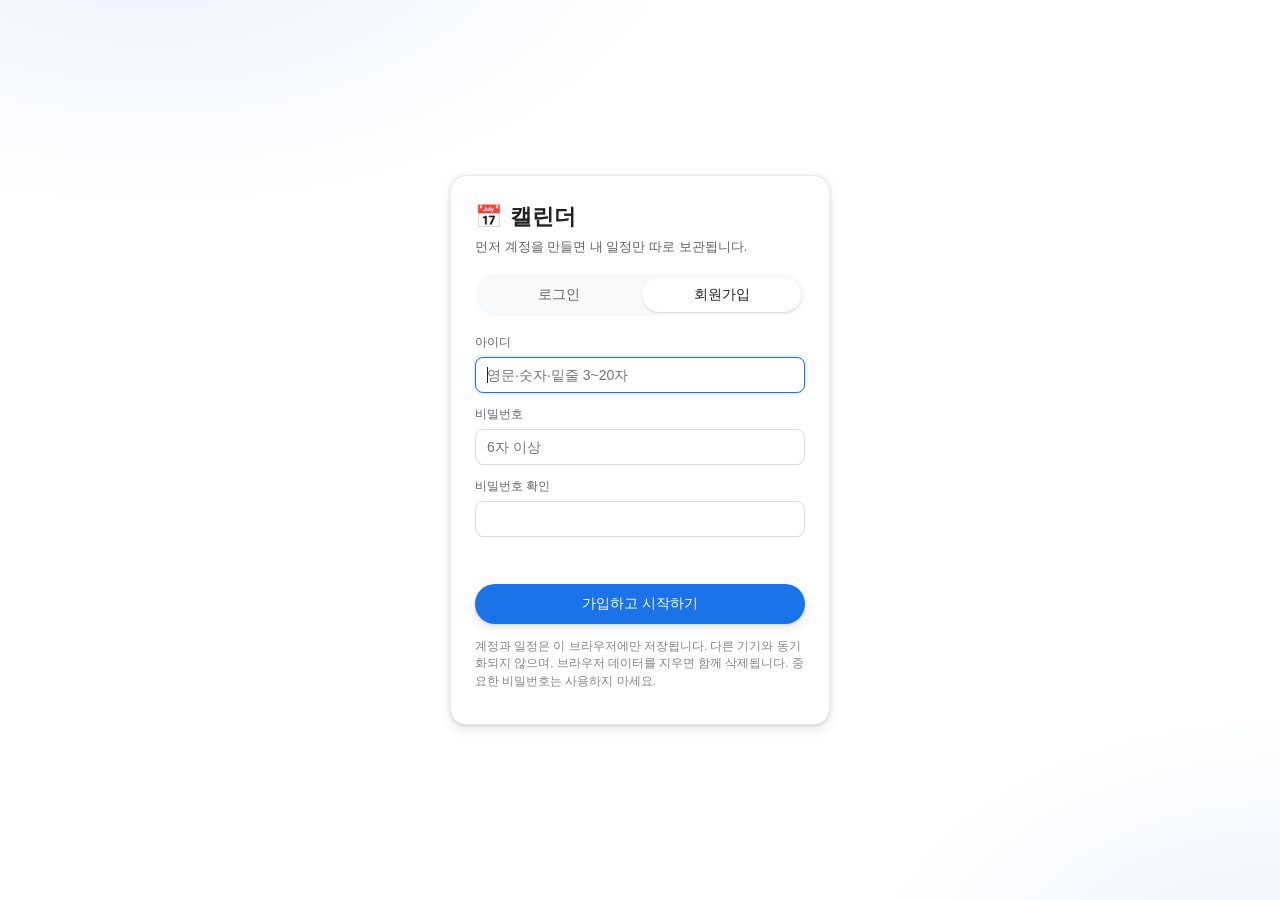
<file: index.html>
<!DOCTYPE html>
<html lang="ko">
<head>
  <meta charset="UTF-8" />
  <meta name="viewport" content="width=device-width, initial-scale=1.0" />
  <meta http-equiv="refresh" content="0; url=./calendar.html" />
  <title>캘린더로 이동</title>
  <style>
    body {
      margin: 0;
      font-family: Arial, sans-serif;
      background: #f7f8fc;
      color: #202124;
      display: grid;
      place-items: center;
      min-height: 100vh;
    }
    .box {
      background: white;
      padding: 24px 28px;
      border-radius: 16px;
      box-shadow: 0 8px 24px rgba(0,0,0,0.08);
      text-align: center;
    }
    a {
      color: #1a73e8;
      text-decoration: none;
      font-weight: 600;
    }
  </style>
</head>
<body>
  <div class="box">
    <h1>캘린더로 이동 중입니다</h1>
    <p>잠시 후 자동으로 열립니다.</p>
    <a href="./calendar.html">바로 열기</a>
  </div>
</body>
</html>
</file>
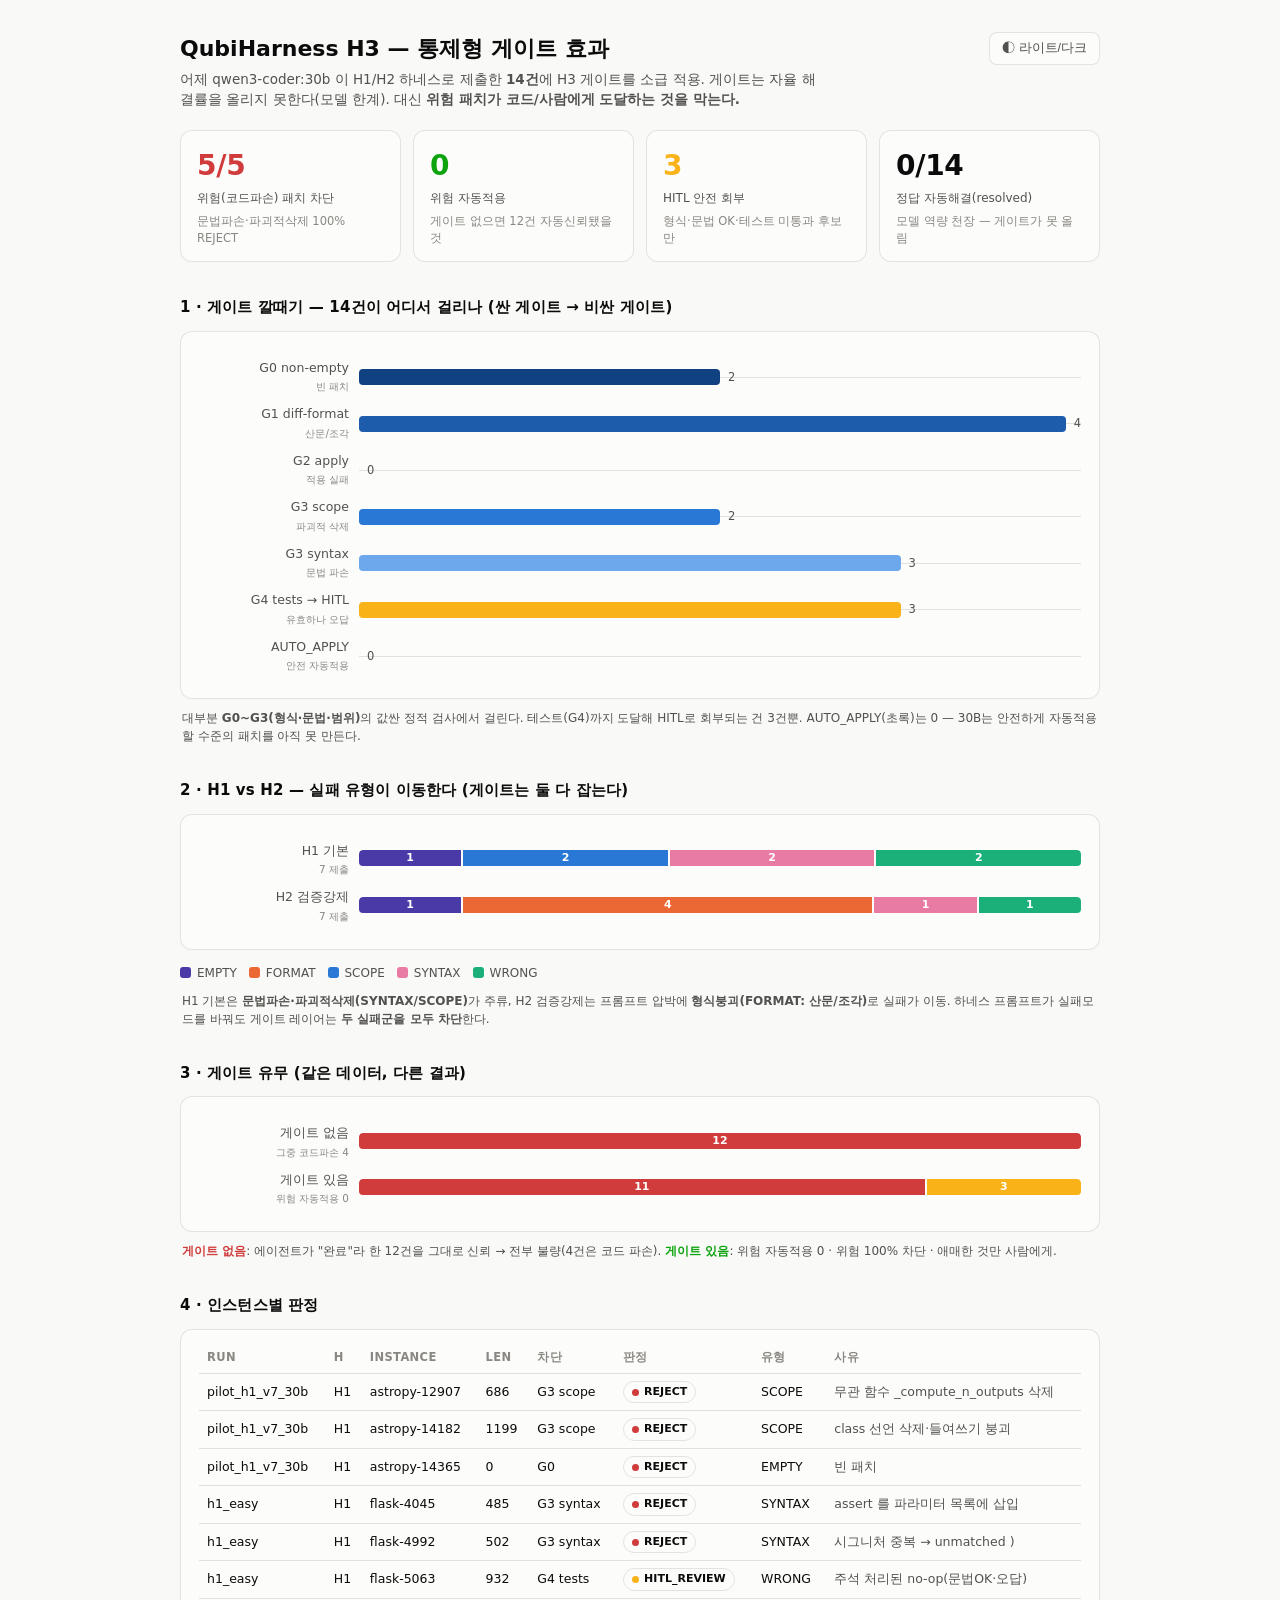
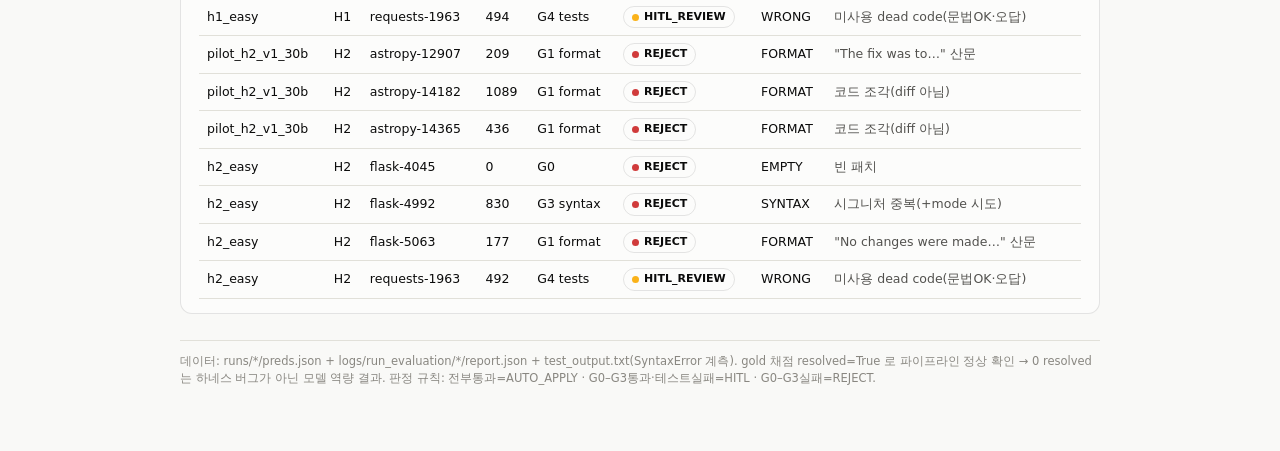
<file: Artifacts/qubiharness-h3-gate-dashboard/index.html>
<!DOCTYPE html>
<script type="application/json" id="cowork-artifact-meta">
{
  "name": "Qubiharness H3 Gate Dashboard",
  "schemaVersion": 1,
  "description": "QubiHarness H3 통제형 게이트 효과 대시보드. 어제 qwen3-coder:30b(H1/H2) 제출 14건에 5단 게이트 소급 적용 결과 — 위험(코드파손) 패치 5/5 차단, 위험 자동적용 0, HITL 3, resolved 0/14. 게이트 깔때기·H1/H2 실패유형 이동·게이트 유무 비교·인스턴스별 판정 포함.",
  "mcpTools": [],
  "mcpServerNames": []
}
</script>
<html lang="ko" data-theme="light">
<head>
<meta charset="utf-8">
<meta name="viewport" content="width=device-width, initial-scale=1">
<title>QubiHarness H3 — 게이트 효과 대시보드</title>
<style>
  :root{
    --plane:#f9f9f7; --surface:#fcfcfb; --ink:#0b0b0b; --ink2:#52514e; --muted:#898781;
    --grid:#e1e0d9; --axis:#c3c2b7; --ring:rgba(11,11,11,.10);
    --good:#0ca30c; --warning:#fab219; --critical:#d03b3b;
    --c1:#2a78d6; --c2:#eb6834; --c3:#1baf7a; --c4:#eda100; --c5:#e87ba4; --c6:#4a3aa7;
    --blue300:#6da7ec; --blue450:#2a78d6; --blue550:#1c5cab; --blue650:#104281;
  }
  :root[data-theme="dark"]{
    --plane:#0d0d0d; --surface:#1a1a19; --ink:#fff; --ink2:#c3c2b7; --muted:#898781;
    --grid:#2c2c2a; --axis:#383835; --ring:rgba(255,255,255,.10);
    --good:#0ca30c; --warning:#fab219; --critical:#d03b3b;
    --c1:#3987e5; --c2:#d95926; --c3:#199e70; --c4:#c98500; --c5:#d55181; --c6:#9085e9;
    --blue300:#5598e7; --blue450:#3987e5; --blue550:#256abf; --blue650:#184f95;
  }
  *{box-sizing:border-box}
  body{margin:0;background:var(--plane);color:var(--ink);
    font-family:system-ui,-apple-system,"Segoe UI",sans-serif;line-height:1.5}
  .wrap{max-width:960px;margin:0 auto;padding:32px 20px 64px}
  header{display:flex;justify-content:space-between;align-items:flex-start;gap:16px;flex-wrap:wrap}
  h1{font-size:22px;margin:0 0 4px} .sub{color:var(--ink2);font-size:13.5px;margin:0;max-width:640px}
  h2{font-size:15px;margin:34px 0 12px;letter-spacing:.01em}
  .toggle{border:1px solid var(--ring);background:var(--surface);color:var(--ink2);
    border-radius:8px;padding:7px 12px;font-size:12.5px;cursor:pointer}
  .tiles{display:grid;grid-template-columns:repeat(4,1fr);gap:12px;margin-top:20px}
  @media(max-width:640px){.tiles{grid-template-columns:repeat(2,1fr)}}
  .tile{background:var(--surface);border:1px solid var(--ring);border-radius:12px;padding:14px 16px}
  .tile .v{font-size:28px;font-weight:650;letter-spacing:-.01em}
  .tile .k{font-size:12px;color:var(--ink2);margin-top:2px}
  .tile .n{font-size:11.5px;color:var(--muted);margin-top:6px}
  .card{background:var(--surface);border:1px solid var(--ring);border-radius:12px;padding:18px 18px 14px}
  .row{display:flex;align-items:center;gap:10px;margin:9px 0}
  .row .lab{width:150px;font-size:12.5px;color:var(--ink2);flex:none;text-align:right}
  .row .lab small{color:var(--muted)}
  .track{flex:1;height:22px;background:linear-gradient(var(--grid),var(--grid)) left/100% 1px no-repeat;
    position:relative;display:flex;align-items:center}
  .bar{height:16px;border-radius:4px;display:flex;align-items:center}
  .bar.seg{border-radius:0} .bar.seg:first-child{border-top-left-radius:4px;border-bottom-left-radius:4px}
  .bar.seg:last-child{border-top-right-radius:4px;border-bottom-right-radius:4px}
  .val{font-size:11.5px;color:var(--ink2);margin-left:8px;font-variant-numeric:tabular-nums}
  .stack{display:flex;flex:1;height:20px;border-radius:4px;overflow:hidden;gap:2px;background:transparent}
  .legend{display:flex;flex-wrap:wrap;gap:12px;margin-top:14px;font-size:12px;color:var(--ink2)}
  .legend span{display:inline-flex;align-items:center;gap:6px}
  .sw{width:11px;height:11px;border-radius:3px;flex:none}
  table{width:100%;border-collapse:collapse;font-size:12.5px;margin-top:6px}
  th,td{text-align:left;padding:7px 8px;border-bottom:1px solid var(--grid)}
  th{color:var(--muted);font-weight:600;font-size:11.5px;text-transform:uppercase;letter-spacing:.03em}
  td.mono{font-variant-numeric:tabular-nums}
  .pill{display:inline-flex;align-items:center;gap:5px;font-size:11px;font-weight:600;
    padding:2px 8px;border-radius:20px;border:1px solid var(--ring)}
  .pill .d{width:7px;height:7px;border-radius:50%}
  .note{font-size:12px;color:var(--ink2);margin:10px 2px 0}
  .foot{color:var(--muted);font-size:11.5px;margin-top:26px;border-top:1px solid var(--grid);padding-top:12px}
  b.good{color:var(--good)} b.crit{color:var(--critical)} b.warn{color:#b9820a}
  :root[data-theme=dark] b.warn{color:var(--warning)}
</style>
</head>
<body>
<div class="wrap">
  <header>
    <div>
      <h1>QubiHarness H3 — 통제형 게이트 효과</h1>
      <p class="sub">어제 qwen3-coder:30b 이 H1/H2 하네스로 제출한 <b>14건</b>에 H3 게이트를 소급 적용.
      게이트는 자율 해결률을 올리지 못한다(모델 한계). 대신 <b>위험 패치가 코드/사람에게 도달하는 것을 막는다.</b></p>
    </div>
    <button class="toggle" onclick="tg()">◐ 라이트/다크</button>
  </header>

  <div class="tiles">
    <div class="tile"><div class="v" style="color:var(--critical)">5/5</div>
      <div class="k">위험(코드파손) 패치 차단</div><div class="n">문법파손·파괴적삭제 100% REJECT</div></div>
    <div class="tile"><div class="v" style="color:var(--good)">0</div>
      <div class="k">위험 자동적용</div><div class="n">게이트 없으면 12건 자동신뢰됐을 것</div></div>
    <div class="tile"><div class="v" style="color:var(--warning)">3</div>
      <div class="k">HITL 안전 회부</div><div class="n">형식·문법 OK·테스트 미통과 후보만</div></div>
    <div class="tile"><div class="v">0/14</div>
      <div class="k">정답 자동해결(resolved)</div><div class="n">모델 역량 천장 — 게이트가 못 올림</div></div>
  </div>

  <h2>1 · 게이트 깔때기 — 14건이 어디서 걸리나 (싼 게이트 → 비싼 게이트)</h2>
  <div class="card" id="funnel"></div>
  <p class="note">대부분 <b>G0~G3(형식·문법·범위)</b>의 값싼 정적 검사에서 걸린다. 테스트(G4)까지 도달해 HITL로 회부되는 건 3건뿐.
  AUTO_APPLY(초록)는 0 — 30B는 안전하게 자동적용할 수준의 패치를 아직 못 만든다.</p>

  <h2>2 · H1 vs H2 — 실패 유형이 이동한다 (게이트는 둘 다 잡는다)</h2>
  <div class="card" id="hh"></div>
  <div class="legend" id="lg"></div>
  <p class="note">H1 기본은 <b>문법파손·파괴적삭제(SYNTAX/SCOPE)</b>가 주류, H2 검증강제는 프롬프트 압박에 <b>형식붕괴(FORMAT: 산문/조각)</b>로 실패가 이동.
  하네스 프롬프트가 실패모드를 바꿔도 게이트 레이어는 <b>두 실패군을 모두 차단</b>한다.</p>

  <h2>3 · 게이트 유무 (같은 데이터, 다른 결과)</h2>
  <div class="card" id="ba"></div>
  <p class="note"><b class="crit">게이트 없음</b>: 에이전트가 "완료"라 한 12건을 그대로 신뢰 → 전부 불량(4건은 코드 파손).
  <b class="good">게이트 있음</b>: 위험 자동적용 0 · 위험 100% 차단 · 애매한 것만 사람에게.</p>

  <h2>4 · 인스턴스별 판정</h2>
  <div class="card" style="padding-top:6px"><div style="overflow-x:auto"><table id="tbl"></table></div></div>

  <div class="foot">데이터: runs/*/preds.json + logs/run_evaluation/*/report.json + test_output.txt(SyntaxError 계측).
  gold 채점 resolved=True 로 파이프라인 정상 확인 → 0 resolved 는 하네스 버그가 아닌 모델 역량 결과.
  판정 규칙: 전부통과=AUTO_APPLY · G0–G3통과·테스트실패=HITL · G0–G3실패=REJECT.</div>
</div>

<script>
const V={AUTO:{c:'var(--good)',t:'AUTO_APPLY'},HITL:{c:'var(--warning)',t:'HITL_REVIEW'},REJ:{c:'var(--critical)',t:'REJECT'}};
// 깔때기: 각 게이트에서 최초 차단된 수 (30B 14건)
const FUN=[
 {g:'G0 non-empty', s:'빈 패치', n:2, c:'var(--blue650)'},
 {g:'G1 diff-format', s:'산문/조각', n:4, c:'var(--blue550)'},
 {g:'G2 apply', s:'적용 실패', n:0, c:'var(--blue450)'},
 {g:'G3 scope', s:'파괴적 삭제', n:2, c:'var(--blue450)'},
 {g:'G3 syntax', s:'문법 파손', n:3, c:'var(--blue300)'},
 {g:'G4 tests → HITL', s:'유효하나 오답', n:3, c:'var(--warning)'},
 {g:'AUTO_APPLY', s:'안전 자동적용', n:0, c:'var(--good)'},
];
const MAX=Math.max(...FUN.map(f=>f.n));
document.getElementById('funnel').innerHTML=FUN.map(f=>`
 <div class="row"><div class="lab">${f.g}<br><small>${f.s}</small></div>
 <div class="track"><div class="bar" style="width:${f.n?Math.max(f.n/MAX*100,3):0}%;background:${f.c}"></div>
 <span class="val">${f.n}</span></div></div>`).join('');

// H1 vs H2 클래스 (스택)
const CLS=[['EMPTY','var(--c6)'],['FORMAT','var(--c2)'],['SCOPE','var(--c1)'],['SYNTAX','var(--c5)'],['WRONG','var(--c3)']];
const HH=[
 {h:'H1 기본', d:{EMPTY:1,FORMAT:0,SCOPE:2,SYNTAX:2,WRONG:2}},
 {h:'H2 검증강제', d:{EMPTY:1,FORMAT:4,SCOPE:0,SYNTAX:1,WRONG:1}},
];
document.getElementById('hh').innerHTML=HH.map(r=>`
 <div class="row"><div class="lab">${r.h}<br><small>7 제출</small></div>
 <div class="stack">${CLS.map(([k,c])=>{const n=r.d[k]||0;return n?`<div class="bar seg" title="${k}: ${n}" style="flex:${n};background:${c};min-width:${n?18:0}px;justify-content:center;color:#fff;font-size:11px;font-weight:600">${n}</div>`:''}).join('')}</div></div>`).join('');
document.getElementById('lg').innerHTML=CLS.map(([k,c])=>`<span><i class="sw" style="background:${c}"></i>${k}</span>`).join('');

// before / after
const BA=[
 {lab:'게이트 없음', segs:[['불량 자동신뢰',12,'var(--critical)'],['(정답)',0,'var(--good)']], tot:12, note:'그중 코드파손 4'},
 {lab:'게이트 있음', segs:[['REJECT',11,'var(--critical)'],['HITL',3,'var(--warning)'],['AUTO',0,'var(--good)']], tot:14, note:'위험 자동적용 0'},
];
const BMAX=14;
document.getElementById('ba').innerHTML=BA.map(r=>`
 <div class="row"><div class="lab">${r.lab}<br><small>${r.note}</small></div>
 <div class="stack" style="max-width:${r.tot/BMAX*100}%">${r.segs.filter(s=>s[1]).map(([k,n,c])=>`<div class="bar seg" title="${k}: ${n}" style="flex:${n};background:${c};justify-content:center;color:#fff;font-size:11px;font-weight:600">${n}</div>`).join('')}</div></div>`).join('');

// 테이블
const ROWS=[
 ['pilot_h1_v7_30b','H1','astropy-12907',686,'G3 scope','REJ','SCOPE','무관 함수 _compute_n_outputs 삭제'],
 ['pilot_h1_v7_30b','H1','astropy-14182',1199,'G3 scope','REJ','SCOPE','class 선언 삭제·들여쓰기 붕괴'],
 ['pilot_h1_v7_30b','H1','astropy-14365',0,'G0','REJ','EMPTY','빈 패치'],
 ['h1_easy','H1','flask-4045',485,'G3 syntax','REJ','SYNTAX','assert 를 파라미터 목록에 삽입'],
 ['h1_easy','H1','flask-4992',502,'G3 syntax','REJ','SYNTAX','시그니처 중복 → unmatched )'],
 ['h1_easy','H1','flask-5063',932,'G4 tests','HITL','WRONG','주석 처리된 no-op(문법OK·오답)'],
 ['h1_easy','H1','requests-1963',494,'G4 tests','HITL','WRONG','미사용 dead code(문법OK·오답)'],
 ['pilot_h2_v1_30b','H2','astropy-12907',209,'G1 format','REJ','FORMAT','"The fix was to…" 산문'],
 ['pilot_h2_v1_30b','H2','astropy-14182',1089,'G1 format','REJ','FORMAT','코드 조각(diff 아님)'],
 ['pilot_h2_v1_30b','H2','astropy-14365',436,'G1 format','REJ','FORMAT','코드 조각(diff 아님)'],
 ['h2_easy','H2','flask-4045',0,'G0','REJ','EMPTY','빈 패치'],
 ['h2_easy','H2','flask-4992',830,'G3 syntax','REJ','SYNTAX','시그니처 중복(+mode 시도)'],
 ['h2_easy','H2','flask-5063',177,'G1 format','REJ','FORMAT','"No changes were made…" 산문'],
 ['h2_easy','H2','requests-1963',492,'G4 tests','HITL','WRONG','미사용 dead code(문법OK·오답)'],
];
const PC={REJ:V.REJ,HITL:V.HITL,AUTO:V.AUTO};
document.getElementById('tbl').innerHTML=
 `<thead><tr><th>run</th><th>H</th><th>instance</th><th>len</th><th>차단</th><th>판정</th><th>유형</th><th>사유</th></tr></thead><tbody>`+
 ROWS.map(r=>`<tr><td>${r[0]}</td><td>${r[1]}</td><td>${r[2]}</td><td class="mono">${r[3]}</td>
 <td>${r[4]}</td><td><span class="pill"><i class="d" style="background:${PC[r[5]].c}"></i>${PC[r[5]].t}</span></td>
 <td>${r[6]}</td><td style="color:var(--ink2)">${r[7]}</td></tr>`).join('')+`</tbody>`;

function tg(){const r=document.documentElement;r.dataset.theme=r.dataset.theme==='dark'?'light':'dark';}
if(matchMedia&&matchMedia('(prefers-color-scheme:dark)').matches)document.documentElement.dataset.theme='dark';
</script>
</body>
</html>
</file>
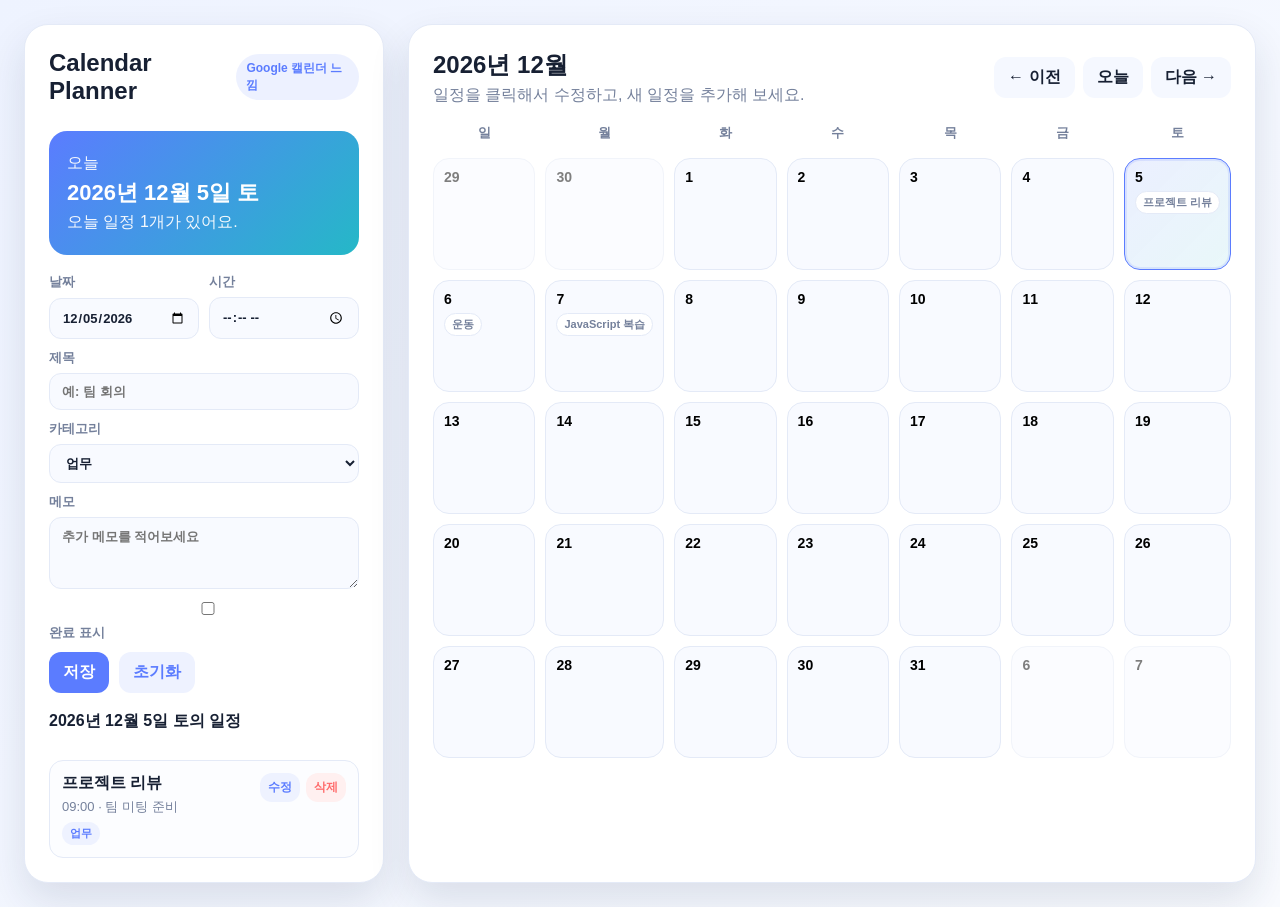
<file: Artifacts/vibe-coding-vscode-guide/index.html>
<!DOCTYPE html>
<html lang="ko">
<head>
  <meta charset="UTF-8" />
  <meta name="viewport" content="width=device-width, initial-scale=1.0" />
  <title>Calendar Planner</title>
  <style>
    :root {
      --bg: #f3f6ff;
      --panel: #ffffff;
      --panel-soft: #f8faff;
      --text: #172033;
      --muted: #74809b;
      --line: #e4eaf7;
      --accent: #5b7cff;
      --accent-2: #25b8c7;
      --danger: #ff6b6b;
      --ok: #26b978;
      --shadow: 0 18px 40px rgba(25, 39, 77, 0.12);
    }

    * { box-sizing: border-box; }
    body {
      margin: 0;
      font-family: -apple-system, BlinkMacSystemFont, "Apple SD Gothic Neo", "Pretendard", sans-serif;
      background: linear-gradient(135deg, #eef3ff 0%, #f9fbff 100%);
      color: var(--text);
    }

    .app {
      max-width: 1280px;
      margin: 0 auto;
      padding: 24px;
      display: grid;
      grid-template-columns: 360px 1fr;
      gap: 24px;
    }

    .card {
      background: var(--panel);
      border: 1px solid var(--line);
      border-radius: 24px;
      box-shadow: var(--shadow);
    }

    .sidebar {
      padding: 24px;
      display: flex;
      flex-direction: column;
      gap: 18px;
    }

    .brand {
      display: flex;
      align-items: center;
      justify-content: space-between;
      margin-bottom: 8px;
    }

    .brand h1 {
      margin: 0;
      font-size: 24px;
    }

    .pill {
      background: rgba(91, 124, 255, 0.11);
      color: var(--accent);
      border-radius: 999px;
      padding: 6px 10px;
      font-size: 12px;
      font-weight: 700;
    }

    .today-box {
      background: linear-gradient(135deg, var(--accent) 0%, var(--accent-2) 100%);
      color: white;
      border-radius: 18px;
      padding: 18px;
    }

    .today-box p { margin: 4px 0; opacity: 0.95; }
    .today-box strong { font-size: 22px; }

    form {
      display: grid;
      gap: 10px;
    }

    label {
      display: grid;
      gap: 6px;
      font-size: 13px;
      color: var(--muted);
      font-weight: 600;
    }

    input, select, textarea, button {
      font: inherit;
    }

    input, select, textarea {
      width: 100%;
      border: 1px solid var(--line);
      background: var(--panel-soft);
      border-radius: 12px;
      padding: 10px 12px;
      color: var(--text);
    }

    textarea { min-height: 72px; resize: vertical; }

    .row { display: grid; grid-template-columns: 1fr 1fr; gap: 10px; }

    .actions { display: flex; gap: 10px; }

    button {
      border: none;
      border-radius: 12px;
      padding: 10px 14px;
      cursor: pointer;
      font-weight: 700;
    }

    .btn-primary { background: var(--accent); color: white; }
    .btn-secondary { background: #eef2ff; color: var(--accent); }
    .btn-danger { background: #fff0f0; color: var(--danger); }

    .list-title {
      display: flex;
      justify-content: space-between;
      align-items: center;
      margin-bottom: 10px;
    }

    .list-title h3 { margin: 0; font-size: 16px; }

    .events-list {
      display: grid;
      gap: 10px;
    }

    .event-item {
      border: 1px solid var(--line);
      border-radius: 14px;
      padding: 12px;
      background: #fcfdff;
    }

    .event-item.done {
      opacity: 0.7;
    }

    .event-item.done .title { text-decoration: line-through; }

    .event-top {
      display: flex;
      justify-content: space-between;
      gap: 8px;
      align-items: start;
    }

    .title { font-weight: 700; margin-bottom: 4px; }
    .meta { color: var(--muted); font-size: 13px; margin-top: 4px; }

    .badge {
      display: inline-block;
      border-radius: 999px;
      padding: 4px 8px;
      font-size: 11px;
      font-weight: 700;
      margin-top: 6px;
    }

    .badge.work { background: #eef2ff; color: var(--accent); }
    .badge.personal { background: #ecfbf5; color: var(--ok); }
    .badge.study { background: #fff6e8; color: #b87c00; }

    .event-actions { display: flex; gap: 6px; }
    .tiny { padding: 6px 8px; font-size: 12px; }

    .main {
      padding: 24px;
      display: flex;
      flex-direction: column;
      gap: 18px;
    }

    .topbar {
      display: flex;
      justify-content: space-between;
      align-items: center;
      gap: 12px;
    }

    .topbar h2 { margin: 0; font-size: 24px; }
    .topbar p { margin: 4px 0 0; color: var(--muted); }

    .nav-group { display: flex; gap: 8px; }
    .nav-group button { background: #f5f8ff; color: var(--text); }

    .calendar {
      display: grid;
      grid-template-columns: repeat(7, 1fr);
      gap: 10px;
    }

    .weekday {
      text-align: center;
      color: var(--muted);
      font-weight: 700;
      font-size: 13px;
      padding-bottom: 6px;
    }

    .day-cell {
      min-height: 112px;
      background: var(--panel-soft);
      border: 1px solid var(--line);
      border-radius: 16px;
      padding: 10px;
      display: flex;
      flex-direction: column;
      gap: 6px;
      cursor: pointer;
      transition: transform 0.2s ease, border-color 0.2s ease;
    }

    .day-cell:hover { transform: translateY(-2px); border-color: #cfd8f2; }
    .day-cell.other-month { opacity: 0.5; }
    .day-cell.selected {
      border-color: var(--accent);
      box-shadow: inset 0 0 0 2px rgba(91, 124, 255, 0.14);
      background: #f7f9ff;
    }
    .day-cell.today {
      background: linear-gradient(135deg, rgba(91, 124, 255, 0.12) 0%, rgba(37, 184, 199, 0.1) 100%);
    }

    .day-number {
      font-weight: 700;
      font-size: 14px;
    }

    .day-chip {
      background: white;
      border: 1px solid var(--line);
      border-radius: 999px;
      padding: 3px 7px;
      font-size: 11px;
      color: var(--muted);
      white-space: nowrap;
      overflow: hidden;
      text-overflow: ellipsis;
    }

    .day-chip.more { color: var(--accent); background: #eef3ff; }

    .muted { color: var(--muted); }

    @media (max-width: 960px) {
      .app { grid-template-columns: 1fr; }
    }

    @media (max-width: 640px) {
      .app { padding: 14px; }
      .calendar { gap: 8px; }
      .day-cell { min-height: 92px; padding: 8px; }
      .row { grid-template-columns: 1fr; }
    }
  </style>
</head>
<body>
  <div class="app">
    <aside class="card sidebar">
      <div class="brand">
        <h1>Calendar Planner</h1>
        <span class="pill">Google 캘린더 느낌</span>
      </div>

      <div class="today-box">
        <p>오늘</p>
        <strong id="todayLabel"></strong>
        <p id="todaySummary"></p>
      </div>

      <form id="eventForm">
        <input type="hidden" id="eventId" />
        <div class="row">
          <label>
            날짜
            <input type="date" id="eventDate" required />
          </label>
          <label>
            시간
            <input type="time" id="eventTime" />
          </label>
        </div>

        <label>
          제목
          <input type="text" id="eventTitle" placeholder="예: 팀 회의" required />
        </label>

        <label>
          카테고리
          <select id="eventCategory">
            <option value="work">업무</option>
            <option value="personal">개인</option>
            <option value="study">학습</option>
          </select>
        </label>

        <label>
          메모
          <textarea id="eventNote" placeholder="추가 메모를 적어보세요"></textarea>
        </label>

        <label>
          <input type="checkbox" id="eventDone" /> 완료 표시
        </label>

        <div class="actions">
          <button type="submit" class="btn-primary">저장</button>
          <button type="button" id="clearBtn" class="btn-secondary">초기화</button>
        </div>
      </form>

      <div class="list-title">
        <h3 id="selectedDateLabel">선택된 일정</h3>
      </div>
      <div id="eventsList" class="events-list"></div>
    </aside>

    <main class="card main">
      <div class="topbar">
        <div>
          <h2 id="monthLabel">월</h2>
          <p>일정을 클릭해서 수정하고, 새 일정을 추가해 보세요.</p>
        </div>
        <div class="nav-group">
          <button id="prevBtn">← 이전</button>
          <button id="todayBtn">오늘</button>
          <button id="nextBtn">다음 →</button>
        </div>
      </div>

      <div class="calendar" id="calendarGrid"></div>
    </main>
  </div>

  <script>
    const STORAGE_KEY = 'calendar-planner-events-v1';
    const weekdays = ['일', '월', '화', '수', '목', '금', '토'];

    const initialEvents = [
      { id: crypto.randomUUID(), date: getDateKey(new Date()), title: '프로젝트 리뷰', time: '09:00', category: 'work', note: '팀 미팅 준비', done: false },
      { id: crypto.randomUUID(), date: getDateKey(new Date(new Date().setDate(new Date().getDate() + 1))), title: '운동', time: '19:30', category: 'personal', note: '러닝 30분', done: false },
      { id: crypto.randomUUID(), date: getDateKey(new Date(new Date().setDate(new Date().getDate() + 2))), title: 'JavaScript 복습', time: '20:00', category: 'study', note: '배열 함수 복습', done: true }
    ];

    const state = {
      currentDate: new Date(),
      selectedDate: new Date(),
      events: loadEvents()
    };

    const form = document.getElementById('eventForm');
    const eventIdInput = document.getElementById('eventId');
    const dateInput = document.getElementById('eventDate');
    const timeInput = document.getElementById('eventTime');
    const titleInput = document.getElementById('eventTitle');
    const categoryInput = document.getElementById('eventCategory');
    const noteInput = document.getElementById('eventNote');
    const doneInput = document.getElementById('eventDone');
    const calendarGrid = document.getElementById('calendarGrid');
    const monthLabel = document.getElementById('monthLabel');
    const todayLabel = document.getElementById('todayLabel');
    const todaySummary = document.getElementById('todaySummary');
    const selectedDateLabel = document.getElementById('selectedDateLabel');
    const eventsList = document.getElementById('eventsList');

    function loadEvents() {
      try {
        const stored = localStorage.getItem(STORAGE_KEY);
        if (stored) {
          return JSON.parse(stored);
        }
      } catch (error) {
        console.warn('저장소를 불러오지 못했습니다.', error);
      }
      return initialEvents;
    }

    function saveEvents() {
      localStorage.setItem(STORAGE_KEY, JSON.stringify(state.events));
    }

    function getDateKey(date) {
      const y = date.getFullYear();
      const m = String(date.getMonth() + 1).padStart(2, '0');
      const d = String(date.getDate()).padStart(2, '0');
      return `${y}-${m}-${d}`;
    }

    function formatDateLabel(date) {
      return new Intl.DateTimeFormat('ko-KR', { year: 'numeric', month: 'long', day: 'numeric', weekday: 'short' }).format(date);
    }

    function formatMonthLabel(date) {
      return new Intl.DateTimeFormat('ko-KR', { year: 'numeric', month: 'long' }).format(date);
    }

    function getEventsForDate(dateKey) {
      return state.events.filter(event => event.date === dateKey).sort((a, b) => (a.time || '').localeCompare(b.time || ''));
    }

    function render() {
      renderCalendar();
      renderEvents();
      renderToday();
      updateFormDate();
    }

    function renderToday() {
      const today = new Date();
      todayLabel.textContent = formatDateLabel(today);
      const count = getEventsForDate(getDateKey(today)).length;
      todaySummary.textContent = count > 0 ? `오늘 일정 ${count}개가 있어요.` : '오늘 등록된 일정이 없습니다.';
    }

    function renderCalendar() {
      const year = state.currentDate.getFullYear();
      const month = state.currentDate.getMonth();
      monthLabel.textContent = formatMonthLabel(state.currentDate);

      const firstDay = new Date(year, month, 1);
      const startDay = firstDay.getDay();
      const daysInMonth = new Date(year, month + 1, 0).getDate();
      const prevDays = new Date(year, month, 0).getDate();

      const cells = [];
      for (let i = startDay - 1; i >= 0; i -= 1) {
        const day = prevDays - i;
        cells.push(createDayCell(new Date(year, month - 1, day), true));
      }

      for (let day = 1; day <= daysInMonth; day += 1) {
        cells.push(createDayCell(new Date(year, month, day), false));
      }

      while (cells.length % 7 !== 0) {
        const nextDay = cells.length % 7 + 1;
        cells.push(createDayCell(new Date(year, month + 1, nextDay), true));
      }

      calendarGrid.innerHTML = weekdays.map(day => `<div class="weekday">${day}</div>`).join('') + cells.map(cell => cell).join('');
    }

    function createDayCell(date, isOtherMonth) {
      const key = getDateKey(date);
      const events = getEventsForDate(key);
      const isToday = key === getDateKey(new Date());
      const isSelected = key === getDateKey(state.selectedDate);
      const visibleEvents = events.slice(0, 3);
      const extraCount = events.length > 3 ? `+${events.length - 3}` : '';

      return `
        <button class="day-cell ${isOtherMonth ? 'other-month' : ''} ${isToday ? 'today' : ''} ${isSelected ? 'selected' : ''}" data-date="${key}">
          <div class="day-number">${date.getDate()}</div>
          ${visibleEvents.map(event => `<div class="day-chip">${event.title}</div>`).join('')}
          ${extraCount ? `<div class="day-chip more">${extraCount}</div>` : ''}
        </button>
      `;
    }

    function renderEvents() {
      const key = getDateKey(state.selectedDate);
      selectedDateLabel.textContent = `${formatDateLabel(state.selectedDate)}의 일정`;
      const items = getEventsForDate(key);

      if (items.length === 0) {
        eventsList.innerHTML = '<p class="muted">이 날짜에는 일정이 없습니다.</p>';
        return;
      }

      eventsList.innerHTML = items.map(event => `
        <div class="event-item ${event.done ? 'done' : ''}">
          <div class="event-top">
            <div>
              <div class="title">${escapeHtml(event.title)}</div>
              <div class="meta">${event.time ? `${event.time} · ` : ''}${escapeHtml(event.note || '')}</div>
            </div>
            <div class="event-actions">
              <button class="tiny btn-secondary" data-action="edit" data-id="${event.id}">수정</button>
              <button class="tiny btn-danger" data-action="delete" data-id="${event.id}">삭제</button>
            </div>
          </div>
          <span class="badge ${event.category}">${categoryLabel(event.category)}</span>
        </div>
      `).join('');
    }

    function categoryLabel(category) {
      switch (category) {
        case 'work': return '업무';
        case 'personal': return '개인';
        case 'study': return '학습';
        default: return '기타';
      }
    }

    function escapeHtml(text) {
      return String(text)
        .replaceAll('&', '&amp;')
        .replaceAll('<', '&lt;')
        .replaceAll('>', '&gt;')
        .replaceAll('"', '&quot;')
        .replaceAll("'", '&#39;');
    }

    function updateFormDate() {
      dateInput.value = getDateKey(state.selectedDate);
      form.reset();
      dateInput.value = getDateKey(state.selectedDate);
      eventIdInput.value = '';
      doneInput.checked = false;
      categoryInput.value = 'work';
    }

    function fillForm(event) {
      eventIdInput.value = event.id;
      dateInput.value = event.date;
      timeInput.value = event.time || '';
      titleInput.value = event.title;
      categoryInput.value = event.category;
      noteInput.value = event.note || '';
      doneInput.checked = !!event.done;
    }

    form.addEventListener('submit', (event) => {
      event.preventDefault();
      const id = eventIdInput.value;
      const newEvent = {
        id: id || crypto.randomUUID(),
        date: dateInput.value,
        time: timeInput.value,
        title: titleInput.value.trim(),
        category: categoryInput.value,
        note: noteInput.value.trim(),
        done: doneInput.checked
      };

      if (!newEvent.title) return;

      if (id) {
        state.events = state.events.map(item => item.id === id ? newEvent : item);
      } else {
        state.events.push(newEvent);
      }

      saveEvents();
      state.selectedDate = new Date(`${newEvent.date}T12:00:00`);
      render();
      form.reset();
      dateInput.value = getDateKey(state.selectedDate);
      eventIdInput.value = '';
      categoryInput.value = 'work';
      doneInput.checked = false;
    });

    document.getElementById('clearBtn').addEventListener('click', () => {
      form.reset();
      dateInput.value = getDateKey(state.selectedDate);
      eventIdInput.value = '';
      categoryInput.value = 'work';
      doneInput.checked = false;
    });

    document.getElementById('prevBtn').addEventListener('click', () => {
      state.currentDate = new Date(state.currentDate.getFullYear(), state.currentDate.getMonth() - 1, 1);
      render();
    });

    document.getElementById('nextBtn').addEventListener('click', () => {
      state.currentDate = new Date(state.currentDate.getFullYear(), state.currentDate.getMonth() + 1, 1);
      render();
    });

    document.getElementById('todayBtn').addEventListener('click', () => {
      state.currentDate = new Date();
      state.selectedDate = new Date();
      render();
    });

    calendarGrid.addEventListener('click', (event) => {
      const button = event.target.closest('[data-date]');
      if (!button) return;
      state.selectedDate = new Date(`${button.dataset.date}T12:00:00`);
      state.currentDate = new Date(state.selectedDate.getFullYear(), state.selectedDate.getMonth(), 1);
      render();
    });

    eventsList.addEventListener('click', (event) => {
      const button = event.target.closest('button[data-action]');
      if (!button) return;
      const id = button.getAttribute('data-id');
      if (button.dataset.action === 'delete') {
        state.events = state.events.filter(eventItem => eventItem.id !== id);
        saveEvents();
        render();
      } else if (button.dataset.action === 'edit') {
        const item = state.events.find(eventItem => eventItem.id === id);
        if (item) {
          fillForm(item);
          state.selectedDate = new Date(`${item.date}T12:00:00`);
          state.currentDate = new Date(state.selectedDate.getFullYear(), state.selectedDate.getMonth(), 1);
          render();
        }
      }
    });

    render();
  </script>
</body>
</html>
</file>
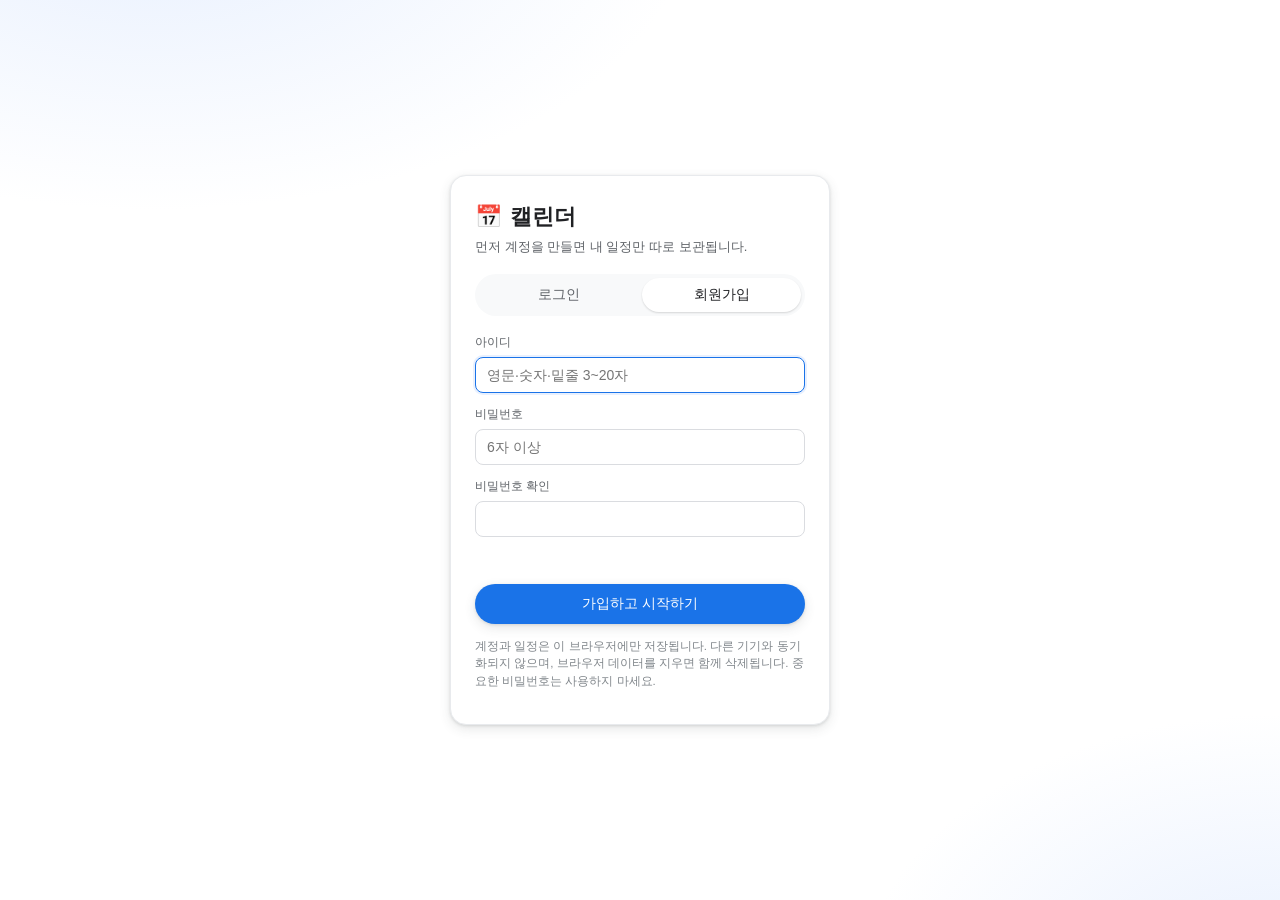
<file: admin.html>
<!DOCTYPE html>
<html lang="ko">
<head>
<meta charset="UTF-8" />
<meta name="viewport" content="width=device-width, initial-scale=1" />
<title>회원 관리</title>
<link rel="stylesheet" href="base.css" />
<link rel="stylesheet" href="admin.css" />
</head>
<body>
<div class="admin" id="adminScreen">
  <div class="admin-shell">
    <div class="admin-header">
      <div>
        <h1>회원 관리</h1>
        <p>관리자 전용 화면입니다. 회원 정보를 수정하고 가입을 승인할 수 있습니다. 캘린더는 별도 페이지입니다.</p>
      </div>
      <div class="admin-actions">
        <button class="btn" id="backToCalendarBtn" type="button">캘린더로 돌아가기</button>
        <button class="btn primary" id="logoutAdminBtn" type="button">로그아웃</button>
      </div>
    </div>

    <div class="admin-card">
      <form id="adminUserForm" autocomplete="off">
        <div class="admin-grid">
          <div class="field">
            <label for="adminUserId">아이디</label>
            <input class="input" id="adminUserId" maxlength="20" placeholder="영문·숫자·밑줄 3~20자" required />
          </div>
          <div class="field">
            <label for="adminUserPw">비밀번호</label>
            <input class="input" id="adminUserPw" type="password" placeholder="6자 이상" required />
          </div>
        </div>
        <div class="admin-grid" style="margin-top:8px">
          <div class="field">
            <label for="adminUserPw2">비밀번호 확인</label>
            <input class="input" id="adminUserPw2" type="password" placeholder="비밀번호 재입력" required />
          </div>
          <div class="field">
            <label for="adminUserRole">권한</label>
            <select class="input" id="adminUserRole">
              <option value="member">일반회원</option>
              <option value="admin">관리자</option>
            </select>
          </div>
        </div>
        <div class="admin-grid" style="margin-top:8px">
          <div class="field">
            <label for="adminUserApproved">승인 상태</label>
            <select class="input" id="adminUserApproved">
              <option value="yes">승인됨 · 로그인 가능</option>
              <option value="no">승인 대기 · 로그인 불가</option>
            </select>
          </div>
          <div class="field" style="justify-content:flex-end">
            <button class="btn" id="adminFormResetBtn" type="button">새로 입력</button>
          </div>
        </div>
        <div class="admin-error" id="adminError"></div>
        <button class="btn primary" type="submit">회원 저장</button>
      </form>
    </div>

    <div class="admin-card">
      <h2 style="margin:0 0 12px">승인 대기 <span class="pill" id="adminPendingCount">0명</span></h2>
      <div class="admin-list" id="adminPendingList"></div>
    </div>

    <div class="admin-card">
      <h2 style="margin:0 0 12px">회원 목록</h2>
      <div class="admin-list" id="adminUserList"></div>
    </div>
  </div>
</div>

<script src="auth.js"></script>
<script>
(function () {
  "use strict";
  const $ = (sel) => document.querySelector(sel);
  const {
    loadUsers, createOrUpdateUser, deleteUser, setUserApproval,
    isAdminUser, isApprovedUser, normId, ID_RE, readSession, clearSession
  } = window.CalAuth;

  const CALENDAR_PAGE = "calendar.html";

  // 관리자가 아니면 이 페이지에 머무를 이유가 없다. 캘린더(=로그인 화면)로 돌려보낸다.
  const currentUser = readSession();
  if (!currentUser || !isAdminUser(currentUser)) {
    location.replace(CALENDAR_PAGE);
    return;
  }

  const adminUserForm = $("#adminUserForm"), adminError = $("#adminError");
  const adminUserId = $("#adminUserId"), adminUserPw = $("#adminUserPw"), adminUserPw2 = $("#adminUserPw2");
  const adminUserRole = $("#adminUserRole"), adminUserApproved = $("#adminUserApproved");
  const adminUserList = $("#adminUserList"), adminPendingList = $("#adminPendingList");
  const adminPendingCount = $("#adminPendingCount");

  function busy(form, on, label) {
    const btn = form.querySelector("button[type=submit]");
    btn.disabled = on;
    if (on) { btn.dataset.label = btn.textContent; btn.textContent = label; }
    else if (btn.dataset.label) btn.textContent = btn.dataset.label;
  }

  // ---------- 회원 관리 화면 ----------
  function adminRow(id, user) {
    const isAdmin = id === "siaoni" || user?.isAdmin === true;
    const approved = isApprovedUser(id, user);
    const row = document.createElement("div");
    row.className = "admin-row";
    row.innerHTML = `
      <div class="meta">
        <div>
          <strong>${id}</strong>
          ${isAdmin ? ' <span class="pill">관리자</span>' : ""}
          ${approved ? "" : ' <span class="pill">승인 대기</span>'}
        </div>
        <div style="font-size:12px;color:var(--text-2)">비밀번호: ${user?.password || "— (본인이 설정)"}</div>
        <div style="font-size:12px;color:var(--text-2)">${user?.createdAt ? new Date(user.createdAt).toLocaleString("ko-KR") : ""}</div>
      </div>
      <div class="admin-actions">
        <button class="btn" type="button" data-edit="${id}">수정</button>
        ${approved
          ? `<button class="btn" type="button" data-revoke="${id}" ${isAdmin ? "disabled" : ""}>승인 취소</button>`
          : `<button class="btn primary" type="button" data-approve="${id}">승인</button>`}
        <button class="btn" type="button" data-delete="${id}" ${isAdmin ? "disabled" : ""}>삭제</button>
      </div>
    `;
    return row;
  }

  function renderAdminUserList() {
    const users = loadUsers();
    const rows = Object.entries(users).sort(([a], [b]) => a.localeCompare(b));

    adminUserList.innerHTML = "";
    if (!rows.length) {
      adminUserList.innerHTML = '<div class="admin-row"><div class="meta"><strong>등록된 회원이 없습니다.</strong></div></div>';
    } else {
      rows.forEach(([id, user]) => adminUserList.appendChild(adminRow(id, user)));
    }

    const pending = rows.filter(([id, user]) => !isApprovedUser(id, user));
    adminPendingCount.textContent = `${pending.length}명`;
    adminPendingList.innerHTML = "";
    if (!pending.length) {
      adminPendingList.innerHTML = '<div class="admin-row"><div class="meta"><strong>승인을 기다리는 회원이 없습니다.</strong></div></div>';
    } else {
      pending.forEach(([id, user]) => adminPendingList.appendChild(adminRow(id, user)));
    }
  }

  function fillAdminForm(id) {
    const user = loadUsers()[id];
    if (!user) return;
    adminUserId.value = id;
    adminUserPw.value = "";
    adminUserPw2.value = "";
    adminUserRole.value = id === "siaoni" || user.isAdmin ? "admin" : "member";
    adminUserApproved.value = isApprovedUser(id, user) ? "yes" : "no";
    adminError.textContent = "비밀번호를 새로 입력해야 저장됩니다.";
    adminUserPw.focus();
  }

  function resetAdminForm() {
    adminUserForm.reset();
    adminUserRole.value = "member";
    adminUserApproved.value = "yes";
    adminError.textContent = "";
  }

  function handleAdminRowClick(ev) {
    const btn = ev.target.closest("button[data-edit], button[data-approve], button[data-revoke], button[data-delete]");
    if (!btn) return;

    if (btn.hasAttribute("data-edit")) {
      fillAdminForm(btn.getAttribute("data-edit"));
      return;
    }

    if (btn.hasAttribute("data-approve") || btn.hasAttribute("data-revoke")) {
      const approve = btn.hasAttribute("data-approve");
      const id = btn.getAttribute(approve ? "data-approve" : "data-revoke");
      try {
        setUserApproval(id, approve);
        adminError.textContent = approve ? `${id} 회원을 승인했습니다.` : `${id} 회원의 승인을 취소했습니다.`;
        renderAdminUserList();
      } catch (err) {
        adminError.textContent = err.message || "승인 상태를 바꾸지 못했습니다.";
      }
      return;
    }

    const id = btn.getAttribute("data-delete");
    if (id === currentUser) {
      adminError.textContent = "현재 로그인 중인 계정은 삭제할 수 없습니다.";
      return;
    }
    if (!confirm(`${id} 회원을 삭제할까요? 되돌릴 수 없습니다.`)) return;
    deleteUser(id).then(() => {
      adminError.textContent = `${id} 회원을 삭제했습니다.`;
      renderAdminUserList();
    }).catch((err) => {
      adminError.textContent = err.message || "삭제 실패";
    });
  }

  adminUserList.addEventListener("click", handleAdminRowClick);
  adminPendingList.addEventListener("click", handleAdminRowClick);
  $("#adminFormResetBtn").addEventListener("click", resetAdminForm);

  adminUserForm.addEventListener("submit", async (ev) => {
    ev.preventDefault();
    const id = normId(adminUserId.value);
    const pw = adminUserPw.value;
    const pw2 = adminUserPw2.value;
    const role = adminUserRole.value;
    const approved = adminUserApproved.value === "yes";

    if (!ID_RE.test(id)) {
      adminError.textContent = "아이디는 영문 소문자·숫자·밑줄 3~20자여야 합니다.";
      return;
    }
    if (pw.length < 6) {
      adminError.textContent = "비밀번호는 6자 이상이어야 합니다.";
      return;
    }
    if (pw !== pw2) {
      adminError.textContent = "비밀번호가 서로 다릅니다.";
      return;
    }

    busy(adminUserForm, true, "저장 중…");
    try {
      await createOrUpdateUser(id, pw, role, approved);
      adminError.textContent = `${id} 회원을 저장했습니다.`;
      adminUserId.value = "";
      adminUserPw.value = "";
      adminUserPw2.value = "";
      adminUserRole.value = "member";
      adminUserApproved.value = "yes";
      renderAdminUserList();
    } catch (err) {
      adminError.textContent = err.message || "저장 실패";
    } finally {
      busy(adminUserForm, false);
    }
  });

  // ---------- 페이지 이동 ----------
  $("#backToCalendarBtn").addEventListener("click", () => {
    location.href = CALENDAR_PAGE;
  });
  $("#logoutAdminBtn").addEventListener("click", () => {
    clearSession();
    location.href = CALENDAR_PAGE;
  });

  resetAdminForm();
  renderAdminUserList();
})();
</script>
</body>
</html>
</file>
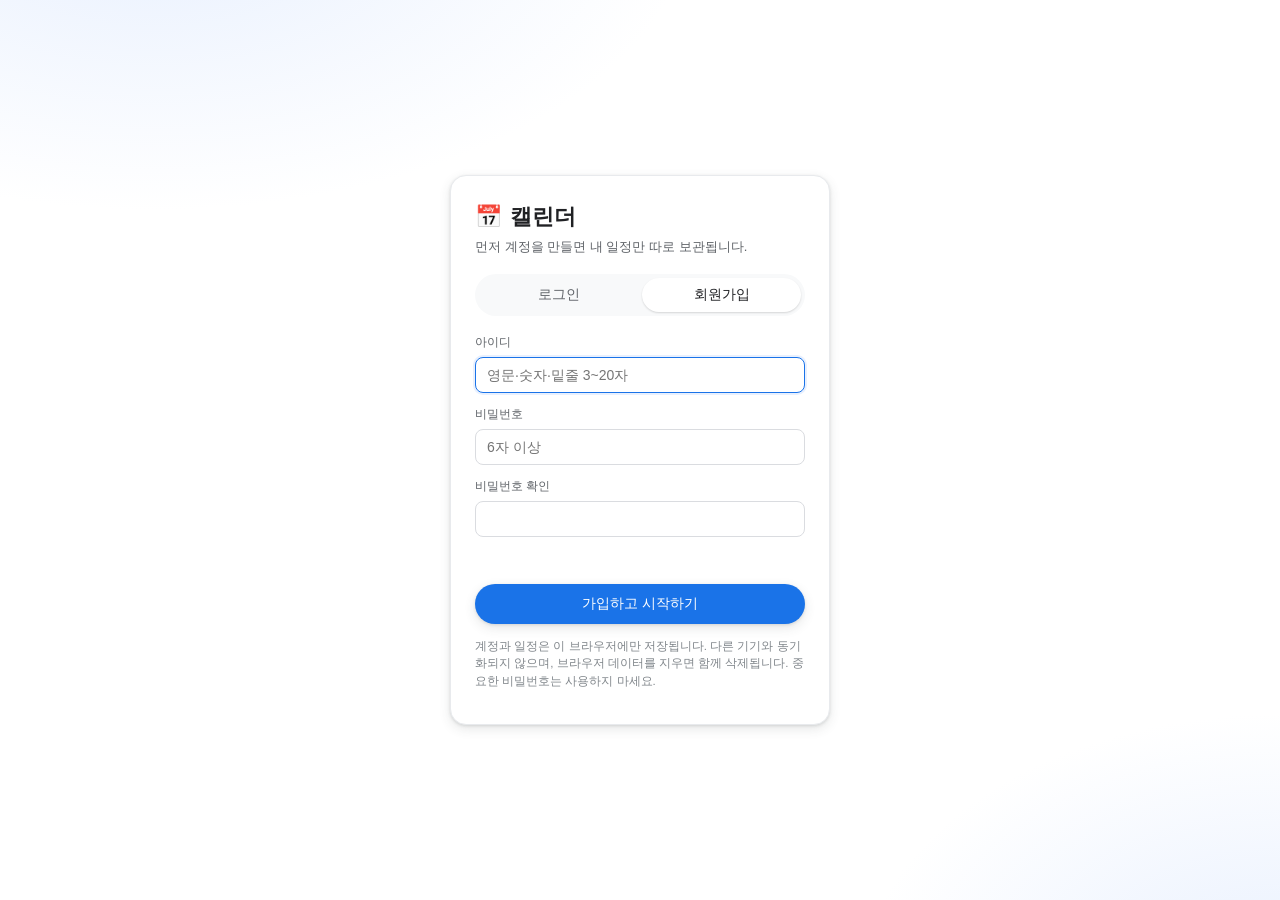
<file: calendar.html>
<!DOCTYPE html>
<html lang="ko">
<head>
<meta charset="UTF-8" />
<meta name="viewport" content="width=device-width, initial-scale=1" />
<title>캘린더</title>
<link rel="stylesheet" href="base.css" />
<style>

  .app { display: flex; flex-direction: column; height: 100vh; }
  .app[hidden] { display: none; }

  /* ---------- Top bar ---------- */
  .topbar {
    display: flex; align-items: center; gap: 10px;
    padding: 10px 16px;
    border-bottom: 1px solid var(--border-soft);
    background: var(--surface);
    flex-wrap: wrap;
  }
  .brand { display: flex; align-items: center; gap: 8px; font-size: 20px; font-weight: 500; margin-right: 6px; }
  .brand .logo { font-size: 22px; }
  #title { font-size: 20px; font-weight: 500; margin: 0 4px; letter-spacing: -.2px; white-space: nowrap; }
  .spacer { flex: 1; }

  .iconbtn {
    width: 34px; height: 34px; border-radius: 50%; border: none;
    background: transparent; cursor: pointer; font-size: 18px; line-height: 1;
    color: var(--text-2);
  }
  .iconbtn:hover { background: var(--surface-2); }
  .avatarbtn {
    width: 36px; height: 36px; border-radius: 50%; border: none;
    background: linear-gradient(135deg, var(--accent), #7c4dff);
    color: #fff; font-weight: 700; cursor: pointer; box-shadow: var(--shadow);
  }
  .avatarbtn:hover { filter: brightness(1.05); }

  .search {
    display: flex; align-items: center; gap: 6px;
    background: var(--surface-2); border: 1px solid transparent;
    border-radius: 999px; padding: 6px 14px; min-width: 200px;
  }
  .search:focus-within { border-color: var(--border); background: var(--surface); }
  .search input { border: none; background: transparent; outline: none; width: 100%; }

  /* ---------- Layout ---------- */
  .body { display: flex; flex: 1; min-height: 0; }

  .sidebar {
    width: 250px; flex: none; padding: 16px 14px;
    border-right: 1px solid var(--border-soft);
    overflow-y: auto;
  }

  /* mini calendar */
  .mini-head { display: flex; align-items: center; justify-content: space-between; margin-bottom: 8px; }
  .mini-head span { font-weight: 500; }
  .mini-head .iconbtn { width: 28px; height: 28px; font-size: 15px; }
  .mini-grid { display: grid; grid-template-columns: repeat(7, 1fr); gap: 1px; }
  .mini-grid .wd { text-align: center; font-size: 11px; color: var(--text-3); padding: 4px 0; }
  .mini-grid button {
    aspect-ratio: 1; border: none; background: transparent; border-radius: 50%;
    font-size: 12px; cursor: pointer; color: var(--text); position: relative;
  }
  .mini-grid button:hover { background: var(--surface-2); }
  .mini-grid button.out { color: var(--text-3); opacity: .55; }
  .mini-grid button.today { background: var(--accent); color: #fff; font-weight: 600; }
  @media (prefers-color-scheme: dark) { .mini-grid button.today { color: #17181a; } }
  .mini-grid button.sel { box-shadow: inset 0 0 0 1.5px var(--accent); }
  .mini-grid button.has::after {
    content: ""; position: absolute; bottom: 3px; left: 50%; transform: translateX(-50%);
    width: 3px; height: 3px; border-radius: 50%; background: currentColor; opacity: .7;
  }

  .side-section { margin-top: 24px; }
  .side-section h2 { font-size: 12px; letter-spacing: .5px; color: var(--text-2); margin: 0 0 10px; font-weight: 600; }
  .upcoming { list-style: none; margin: 0; padding: 0; display: flex; flex-direction: column; gap: 2px; }
  .upcoming li button {
    width: 100%; text-align: left; border: none; background: transparent; cursor: pointer;
    padding: 7px 8px; border-radius: 8px; display: flex; gap: 8px; align-items: flex-start;
  }
  .upcoming li button:hover { background: var(--surface-2); }
  .upcoming .dot { width: 8px; height: 8px; border-radius: 50%; margin-top: 5px; flex: none; }
  .upcoming .t { font-weight: 500; display: block; line-height: 1.35; }
  .upcoming .m { color: var(--text-2); font-size: 12px; }
  .empty { color: var(--text-3); font-size: 13px; padding: 6px 8px; }

  /* ---------- Calendar grid ---------- */
  .cal { flex: 1; display: flex; flex-direction: column; min-width: 0; padding: 8px 12px 12px; }
  .weekdays { display: grid; grid-template-columns: repeat(7, 1fr); }
  .weekdays div {
    text-align: center; font-size: 11px; font-weight: 600; letter-spacing: .6px;
    color: var(--text-2); padding: 8px 0;
  }
  .weekdays div.sun { color: #d93025; }
  .weekdays div.sat { color: #1a73e8; }

  .grid {
    flex: 1; display: grid; grid-template-columns: repeat(7, 1fr);
    border-top: 1px solid var(--border-soft); border-left: 1px solid var(--border-soft);
    border-radius: 2px; min-height: 0;
  }
  .cell {
    border-right: 1px solid var(--border-soft); border-bottom: 1px solid var(--border-soft);
    padding: 4px 4px 6px; min-height: 0; overflow: hidden;
    display: flex; flex-direction: column; gap: 2px; cursor: pointer; position: relative;
  }
  .cell:hover { background: var(--surface-2); }
  .cell.out .daynum { color: var(--text-3); opacity: .5; }
  .cell.drop { background: var(--accent-soft); box-shadow: inset 0 0 0 2px var(--accent); }
  .daynum {
    align-self: center; font-size: 32px; font-weight: 900; color: var(--text);
    width: 42px; height: 42px; line-height: 42px; text-align: center; border-radius: 50%;
    margin-bottom: 2px; flex: none; letter-spacing: -0.02em;
  }
  .cell.today .daynum { background: var(--accent); color: #fff; font-weight: 900; }
  @media (prefers-color-scheme: dark) { .cell.today .daynum { color: #17181a; } }
  .cell .events { display: flex; flex-direction: column; gap: 2px; overflow: hidden; min-height: 0; }

  .chip {
    display: flex; align-items: center; gap: 5px;
    padding: 2px 6px; border-radius: 5px; font-size: 12px; line-height: 1.5;
    white-space: nowrap; overflow: hidden; text-overflow: ellipsis; cursor: pointer;
    border: none; width: 100%; text-align: left; background: transparent; color: var(--text);
  }
  .chip:hover { background: var(--surface-2); filter: brightness(.97); }
  .chip.solid { color: #fff; font-weight: 500; }
  .chip.solid:hover { filter: brightness(1.08); }
  .chip .dot { width: 8px; height: 8px; border-radius: 50%; flex: none; }
  .chip .time { color: var(--text-2); font-variant-numeric: tabular-nums; }
  .chip .name { overflow: hidden; text-overflow: ellipsis; }
  .chip.dim { opacity: .28; }
  .more { font-size: 11px; color: var(--text-2); padding: 1px 6px; border: none; background: transparent; text-align: left; cursor: pointer; border-radius: 5px; }
  .more:hover { background: var(--surface-2); }

  /* ---------- Modal ---------- */
  .backdrop {
    position: fixed; inset: 0; background: rgba(32,33,36,.5);
    display: none; align-items: center; justify-content: center; padding: 20px; z-index: 50;
  }
  .backdrop.open { display: flex; }
  .modal {
    background: var(--surface); border-radius: 14px; box-shadow: var(--shadow);
    width: 100%; max-width: 440px; max-height: 90vh; overflow-y: auto;
    border: 1px solid var(--border-soft);
  }
  .modal header {
    display: flex; align-items: center; justify-content: space-between;
    padding: 16px 18px 6px;
  }
  .modal header h2 { margin: 0; font-size: 17px; font-weight: 500; }
  .modal .content { padding: 6px 18px 4px; display: flex; flex-direction: column; gap: 14px; }
  .modal footer {
    display: flex; align-items: center; gap: 8px; padding: 14px 18px 18px;
  }
  .modal footer .spacer { flex: 1; }

  #f-title { font-size: 18px; border: none; border-bottom: 2px solid var(--border); border-radius: 0; padding: 8px 2px; }
  #f-title:focus { border-bottom-color: var(--accent); box-shadow: none; }
  textarea.input { resize: vertical; min-height: 64px; }
  .row { display: flex; gap: 10px; }
  .row > * { flex: 1; }
  .check { display: flex; align-items: center; gap: 8px; cursor: pointer; user-select: none; color: var(--text-2); }
  .check input { width: 16px; height: 16px; accent-color: var(--accent); }

  .colors { display: flex; gap: 8px; flex-wrap: wrap; }
  .colors button {
    width: 26px; height: 26px; border-radius: 50%; border: none; cursor: pointer; position: relative;
  }
  .colors button[aria-checked="true"]::after {
    content: "✓"; position: absolute; inset: 0; display: grid; place-items: center;
    color: #fff; font-size: 14px; font-weight: 700;
  }
  .colors button[aria-checked="true"] { box-shadow: 0 0 0 2px var(--surface), 0 0 0 4px var(--accent); }

  .link { border: none; background: transparent; color: var(--danger); cursor: pointer; padding: 8px 10px; border-radius: 8px; }
  .link:hover { background: var(--surface-2); }

  /* day detail list */
  .daylist { list-style: none; margin: 0; padding: 0; display: flex; flex-direction: column; gap: 4px; }
  .daylist li button {
    width: 100%; text-align: left; border: none; background: var(--surface-2); cursor: pointer;
    padding: 10px 12px; border-radius: 9px; display: flex; gap: 10px; align-items: flex-start;
  }
  .daylist li button:hover { filter: brightness(.97); }
  .daylist .dot { width: 10px; height: 10px; border-radius: 50%; margin-top: 4px; flex: none; }
  .daylist .t { font-weight: 500; }
  .daylist .m { color: var(--text-2); font-size: 12px; }

  .hint { color: var(--text-3); font-size: 11.5px; text-align: right; padding: 0 16px 8px; }

  /* ---------- 로그인 / 회원가입 ---------- */
  .auth {
    position: fixed; inset: 0; z-index: 100;
    display: flex; align-items: center; justify-content: center; padding: 20px;
    background:
      radial-gradient(900px 500px at 12% -10%, var(--accent-soft), transparent 60%),
      radial-gradient(700px 460px at 100% 110%, var(--accent-soft), transparent 60%),
      var(--bg);
    overflow-y: auto;
  }
  .auth[hidden] { display: none; }
  .auth-card {
    width: 100%; max-width: 380px;
    background: var(--surface); border: 1px solid var(--border-soft);
    border-radius: 16px; box-shadow: var(--shadow); padding: 26px 24px 22px;
  }
  .auth-brand { display: flex; align-items: center; gap: 8px; font-size: 22px; font-weight: 600; }
  .auth-sub { color: var(--text-2); margin: 6px 0 18px; font-size: 13px; }

  .tabs {
    display: flex; gap: 4px; background: var(--surface-2);
    border-radius: 999px; padding: 4px; margin-bottom: 18px;
  }
  .tabs button {
    flex: 1; border: none; background: transparent; color: var(--text-2);
    padding: 8px 10px; border-radius: 999px; cursor: pointer; font-weight: 500;
  }
  .tabs button[aria-selected="true"] {
    background: var(--surface); color: var(--text); box-shadow: 0 1px 2px rgba(0,0,0,.14);
  }

  .auth form { display: flex; flex-direction: column; gap: 13px; }
  .auth form[hidden] { display: none; }
  .auth .btn.primary { width: 100%; justify-content: center; padding: 11px 18px; margin-top: 3px; }
  .auth .btn.primary:disabled { opacity: .6; cursor: default; }
  .auth .error { min-height: 18px; line-height: 1.4; }
  .auth-foot { margin-top: 14px; color: var(--text-3); font-size: 11.5px; line-height: 1.55; }

  /* 사용자 칩 */
  .userchip {
    display: flex; align-items: center; gap: 8px;
    border: 1px solid var(--border); border-radius: 999px; padding: 4px 6px 4px 4px;
  }
  .avatar {
    width: 26px; height: 26px; border-radius: 50%; background: var(--accent); color: #fff;
    display: grid; place-items: center; font-size: 12px; font-weight: 700; flex: none;
  }
  @media (prefers-color-scheme: dark) { .avatar { color: #17181a; } }
  .userchip .who { font-size: 13px; max-width: 110px; overflow: hidden; text-overflow: ellipsis; white-space: nowrap; }
  .userchip .out { border: none; background: transparent; color: var(--text-2); cursor: pointer; font-size: 12px; padding: 4px 8px; border-radius: 999px; }
  .userchip .out:hover { background: var(--surface-2); color: var(--text); }

  /* 좁은 화면에서만 나타나는 검색 토글 */
  #searchToggleBtn { display: none; }

  @media (max-width: 900px) {
    .sidebar { display: none; }
    .search { display: none; }
    .brand span { display: none; }
    .userchip .who { display: none; }

    /* 날짜 숫자가 칸 높이의 40%를 먹어 일정이 잘리던 것을 줄인다. */
    .daynum {
      font-size: 20px; width: 28px; height: 28px; line-height: 28px;
      margin-bottom: 1px;
    }
    .cell { padding: 3px 3px 4px; }
    .chip { font-size: 11px; padding: 1px 5px; gap: 4px; }
    .chip .dot { width: 7px; height: 7px; }
    .more { font-size: 10.5px; padding: 0 5px; }

    /* 검색창은 접어 두고 아이콘으로 펼친다. 펼치면 상단바 아래 한 줄을 차지한다. */
    #searchToggleBtn { display: block; }
    .search.open { display: flex; width: 100%; order: 99; }
  }
</style>
</head>
<body>
<!-- 로그인 / 회원가입 -->
<div class="auth" id="authScreen">
  <div class="auth-card">
    <div class="auth-brand"><span>📅</span><span>캘린더</span></div>
    <p class="auth-sub" id="authSub">내 일정을 안전하게 나만의 공간에서 관리하세요.</p>

    <div class="tabs" role="tablist">
      <button type="button" id="tabLogin" role="tab" aria-selected="true">로그인</button>
      <button type="button" id="tabSignup" role="tab" aria-selected="false">회원가입</button>
    </div>

    <!-- 로그인 -->
    <form id="loginForm" autocomplete="on">
      <div class="field">
        <label for="li-id">아이디</label>
        <input class="input" id="li-id" name="username" autocomplete="username" maxlength="20" required />
      </div>
      <div class="field">
        <label for="li-pw">비밀번호</label>
        <input class="input" id="li-pw" name="password" type="password" autocomplete="current-password" required />
      </div>
      <label class="check"><input type="checkbox" id="li-keep" checked /> 로그인 상태 유지</label>
      <div class="error" id="li-error"></div>
      <button class="btn primary" type="submit">로그인</button>
    </form>

    <!-- 회원가입 -->
    <form id="signupForm" autocomplete="on" hidden>
      <div class="field">
        <label for="su-id">아이디</label>
        <input class="input" id="su-id" name="username" autocomplete="username" maxlength="20"
               placeholder="영문·숫자·밑줄 3~20자" required />
      </div>
      <div class="field">
        <label for="su-pw">비밀번호</label>
        <input class="input" id="su-pw" name="password" type="password" autocomplete="new-password"
               placeholder="6자 이상" required />
      </div>
      <div class="field">
        <label for="su-pw2">비밀번호 확인</label>
        <input class="input" id="su-pw2" name="password2" type="password" autocomplete="new-password" required />
      </div>
      <div class="error" id="su-error"></div>
      <button class="btn primary" type="submit">가입하고 시작하기</button>
    </form>

    <p class="auth-foot">
      계정과 일정은 이 브라우저에만 저장됩니다. 다른 기기와 동기화되지 않으며,
      브라우저 데이터를 지우면 함께 삭제됩니다. 중요한 비밀번호는 사용하지 마세요.
    </p>
  </div>
</div>

<div class="app" id="app" hidden>
  <div class="topbar">
    <div class="brand"><span class="logo">📅</span><span>캘린더</span></div>
    <button class="btn" id="todayBtn">오늘</button>
    <button class="iconbtn" id="prevBtn" title="이전 달 (←)">‹</button>
    <button class="iconbtn" id="nextBtn" title="다음 달 (→)">›</button>
    <h1 id="title"></h1>
    <div class="spacer"></div>
    <button class="iconbtn" id="searchToggleBtn" type="button" title="일정 검색" aria-expanded="false">🔍</button>
    <div class="search" id="searchBox">
      <span>🔍</span>
      <input id="search" type="search" placeholder="일정 검색" />
    </div>
    <button class="avatarbtn" id="profileBtn" title="Google Calendar 설정">Y</button>
    <button class="btn" id="manageUsersBtn" type="button" hidden>회원 관리</button>
    <button class="btn primary" id="createBtn">＋ 만들기</button>
    <div class="userchip">
      <span class="avatar" id="userAvatar"></span>
      <span class="who" id="userName"></span>
      <button class="out" id="logoutBtn" type="button">로그아웃</button>
    </div>
  </div>

  <div class="body">
    <aside class="sidebar">
      <div class="mini-head">
        <span id="miniTitle"></span>
        <div>
          <button class="iconbtn" id="miniPrev">‹</button>
          <button class="iconbtn" id="miniNext">›</button>
        </div>
      </div>
      <div class="mini-grid" id="miniGrid"></div>

      <div class="side-section">
        <h2>다가오는 일정</h2>
        <ul class="upcoming" id="upcomingList"></ul>
      </div>
    </aside>

    <main class="cal">
      <div class="weekdays" id="weekdays"></div>
      <div class="grid" id="grid"></div>
    </main>
  </div>
</div>

<!-- 일정 편집 모달 -->
<div class="backdrop" id="editBackdrop">
  <div class="modal" role="dialog" aria-modal="true" aria-labelledby="editTitle">
    <header>
      <h2 id="editTitle">일정 추가</h2>
      <button class="iconbtn" data-close>✕</button>
    </header>
    <form id="editForm" class="content" autocomplete="off">
      <input class="input" id="f-title" placeholder="제목 추가" maxlength="120" />

      <label class="check"><input type="checkbox" id="f-allday" /> 하루 종일</label>

      <div class="row">
        <div class="field">
          <label for="f-date">날짜</label>
          <input class="input" type="date" id="f-date" required />
        </div>
        <div class="field" id="startWrap">
          <label for="f-start">시작</label>
          <input class="input" type="time" id="f-start" step="300" />
        </div>
        <div class="field" id="endWrap">
          <label for="f-end">종료</label>
          <input class="input" type="time" id="f-end" step="300" />
        </div>
      </div>

      <div class="field">
        <label>색상</label>
        <div class="colors" id="f-colors" role="radiogroup"></div>
      </div>

      <div class="field">
        <label for="f-desc">메모</label>
        <textarea class="input" id="f-desc" placeholder="설명, 장소 등"></textarea>
      </div>

      <div class="error" id="f-error"></div>
    </form>
    <footer>
      <button class="link" id="deleteBtn" type="button" hidden>삭제</button>
      <div class="spacer"></div>
      <button class="btn" type="button" data-close>취소</button>
      <button class="btn primary" type="submit" form="editForm">저장</button>
    </footer>
  </div>
</div>

<!-- 하루 일정 목록 모달 -->
<div class="backdrop" id="dayBackdrop">
  <div class="modal" role="dialog" aria-modal="true" style="max-width:380px">
    <header>
      <h2 id="dayTitle"></h2>
      <button class="iconbtn" data-close>✕</button>
    </header>
    <div class="content">
      <ul class="daylist" id="dayList"></ul>
    </div>
    <footer>
      <div class="spacer"></div>
      <button class="btn primary" id="dayAddBtn" type="button">＋ 일정 추가</button>
    </footer>
  </div>
</div>

<!-- Google Calendar 설정 모달 -->
<div class="backdrop" id="settingsBackdrop">
  <div class="modal" role="dialog" aria-modal="true" style="max-width:460px">
    <header>
      <h2>Google Calendar 설정</h2>
      <button class="iconbtn" data-close>✕</button>
    </header>
    <div class="content">
      <div class="field">
        <label for="googleClientId">Google API Client ID</label>
        <input class="input" id="googleClientId" placeholder="예: 1234567890-abc123.apps.googleusercontent.com" />
      </div>
      <div class="field">
        <label for="googleCalendarId">Google Calendar ID</label>
        <input class="input" id="googleCalendarId" placeholder="예: primary 또는 캘린더 이메일" />
      </div>
      <div class="hint" style="text-align:left;padding:0">Google는 비밀번호로 연결하지 않습니다. 아래 버튼으로 Google 계정 권한을 승인하면 양쪽 일정이 서로 반영됩니다. 연결한 뒤에는 1분마다, 그리고 일정을 고칠 때마다 자동으로 동기화됩니다.</div>
      <div class="error" id="googleStatus">연결 전입니다.</div>
    </div>
    <footer>
      <button class="btn" id="googleDisconnectBtn" type="button">연결 해제</button>
      <button class="btn" id="googleSyncBtn" type="button">지금 동기화</button>
      <div class="spacer"></div>
      <button class="btn primary" id="googleConnectBtn" type="button">Google 연결</button>
    </footer>
  </div>
</div>

<script src="auth.js"></script>
<script src="gsync.js"></script>
<script src="https://accounts.google.com/gsi/client" async defer></script>
<script>
(function () {
  "use strict";

  // ---------- 공용 계정 로직 (auth.js) ----------
  const {
    SESSION_KEY, PBKDF2_ITER, ID_RE, storeKeyFor, normId,
    loadUsers, saveUsers, randomSalt, hashPassword, safeEqual,
    createOrUpdateUser, isAdminUser, isApprovedUser,
    readSession, writeSession, clearSession, adoptLegacyEvents
  } = window.CalAuth;

  // ---------- 상수 ----------
  const GOOGLE_CONFIG_KEY = "simple-calendar-google-config-v1";
  const GOOGLE_OAUTH_MESSAGE = "simple-calendar-google-oauth";  // 팝업 → 부모 창 메시지 종류
  const PENDING_DELETE_KEY = "simple-calendar-pending-deletes-v1";
  const SYNC_STATE_KEY = "simple-calendar-sync-state-v1";
  const SYNC_INTERVAL_MS = 60000;
  const WEEKDAYS = ["일", "월", "화", "수", "목", "금", "토"];
  const COLORS = [
    { id: "blue",     hex: "#1a73e8", name: "블루" },
    { id: "green",    hex: "#33b679", name: "세이지" },
    { id: "red",      hex: "#d50000", name: "토마토" },
    { id: "orange",   hex: "#f4511e", name: "탠저린" },
    { id: "yellow",   hex: "#f6bf26", name: "바나나" },
    { id: "purple",   hex: "#8e24aa", name: "포도" },
    { id: "indigo",   hex: "#3f51b5", name: "블루베리" },
    { id: "graphite", hex: "#616161", name: "그래파이트" }
  ];
  const colorHex = (id) => (COLORS.find((c) => c.id === id) || COLORS[0]).hex;

  // ---------- 날짜 유틸 ----------
  const pad = (n) => String(n).padStart(2, "0");
  const key = (d) => `${d.getFullYear()}-${pad(d.getMonth() + 1)}-${pad(d.getDate())}`;
  const parseKey = (s) => { const [y, m, d] = s.split("-").map(Number); return new Date(y, m - 1, d); };
  const todayKey = () => key(new Date());
  const addMonths = (d, n) => new Date(d.getFullYear(), d.getMonth() + n, 1);
  const fmtTime = (t) => {
    if (!t) return "";
    const [h, m] = t.split(":").map(Number);
    const ampm = h < 12 ? "오전" : "오후";
    const hh = h % 12 === 0 ? 12 : h % 12;
    return m === 0 ? `${ampm} ${hh}시` : `${ampm} ${hh}:${pad(m)}`;
  };
  const fmtDateLong = (s) => {
    const d = parseKey(s);
    return `${d.getMonth() + 1}월 ${d.getDate()}일 (${WEEKDAYS[d.getDay()]})`;
  };
  const roundTime = (d) => `${pad(d.getHours())}:${pad(Math.floor(d.getMinutes() / 30) * 30)}`;
  const plusHour = (t) => {
    const [h, m] = t.split(":").map(Number);
    return `${pad((h + 1) % 24)}:${pad(m)}`;
  };

  // ---------- 상태 ----------
  // uid 는 load()/seed() 보다 먼저 필요하므로 호이스팅되는 함수 선언으로 둔다.
  function uid() { return Math.random().toString(36).slice(2, 10); }

  let currentUser = null;               // 로그인한 사용자 아이디 (소문자 정규화)
  let events = [];
  let viewDate = new Date();            // 큰 달력이 보여주는 달
  let miniDate = new Date();            // 미니 달력이 보여주는 달
  let selectedKey = todayKey();
  let query = "";
  let editingId = null;
  let formColor = "blue";
  let googleConfig = loadGoogleConfig();
  let googleAccessToken = null;
  let googleTokenClient = null;
  let googlePopup = null;               // 리다이렉트 폴백으로 연 인증 팝업
  let googlePopupTimer = null;
  let googleTokenExpiresAt = 0;         // 토큰 만료 시각(ms). 만료 전에 미리 갱신한다
  let sync = null;                      // GCalSync 컨트롤러

  function load() {
    if (!currentUser) return [];
    try {
      const raw = localStorage.getItem(storeKeyFor(currentUser));
      if (raw) {
        const parsed = JSON.parse(raw);
        if (Array.isArray(parsed)) return parsed;
      }
    } catch (e) { /* 저장소를 못 읽으면 새로 시작 */ }
    return seed();
  }
  function save() {
    if (!currentUser) return;
    try { localStorage.setItem(storeKeyFor(currentUser), JSON.stringify(events)); } catch (e) {}
  }
  function loadGoogleConfig() {
    try {
      const raw = localStorage.getItem(GOOGLE_CONFIG_KEY);
      if (raw) return JSON.parse(raw);
    } catch (e) {}
    return { clientId: "", calendarId: "primary", connected: false };
  }
  function saveGoogleConfig() {
    try { localStorage.setItem(GOOGLE_CONFIG_KEY, JSON.stringify(googleConfig)); } catch (e) {}
  }

  // 아직 구글에 올리지 못한 삭제(비석)와 증분 동기화 토큰. 둘 다 사용자별로 보관한다.
  function readJson(key, fallback) {
    try {
      const raw = localStorage.getItem(key);
      if (raw) return JSON.parse(raw);
    } catch (e) {}
    return fallback;
  }
  function writeJson(key, value) {
    try { localStorage.setItem(key, JSON.stringify(value)); } catch (e) {}
  }
  const pendingKey = () => `${PENDING_DELETE_KEY}:${currentUser}`;
  const syncStateKey = () => `${SYNC_STATE_KEY}:${currentUser}`;

  // 로컬에서 일정이 바뀌었음을 표시한다. 다음 동기화 때 구글로 올라간다.
  function markDirty(event) {
    delete event.demo;                 // 손을 댔다면 더 이상 예시가 아니다
    event.updatedAt = new Date().toISOString();
    event.dirty = true;
    return event;
  }
  // 삭제는 구글에 반영될 때까지 비석으로 남겨 둔다. 오프라인이어도 잊히지 않는다.
  function markDeleted(event) {
    if (!event || !event.googleEventId || !currentUser) return;
    const pending = readJson(pendingKey(), []);
    if (pending.some((t) => t.googleEventId === event.googleEventId)) return;
    pending.push({
      googleEventId: event.googleEventId,
      googleCalendarId: event.googleCalendarId || googleConfig.calendarId
    });
    writeJson(pendingKey(), pending);
  }
  function seed() {
    const t = todayKey();
    return [
      { id: uid(), title: "👋 일정을 클릭하면 수정할 수 있어요", date: t, allDay: true, start: "", end: "", color: "green", desc: "빈 날짜를 클릭하면 새 일정이 추가됩니다. 드래그해서 날짜를 옮길 수도 있어요.", demo: true },
      { id: uid(), title: "팀 회의", date: t, allDay: false, start: "14:00", end: "15:00", color: "blue", desc: "", demo: true }
    ];
  }

  function eventsOn(dateKey) {
    return events
      .filter((e) => e.date === dateKey)
      .sort((a, b) => {
        if (a.allDay !== b.allDay) return a.allDay ? -1 : 1;
        return (a.start || "").localeCompare(b.start || "");
      });
  }
  const matches = (e) => {
    if (!query) return true;
    const q = query.toLowerCase();
    return (e.title || "").toLowerCase().includes(q) || (e.desc || "").toLowerCase().includes(q);
  };

  // ---------- DOM ----------
  const $ = (s) => document.querySelector(s);
  const grid = $("#grid"), titleEl = $("#title");
  const miniGrid = $("#miniGrid"), miniTitle = $("#miniTitle");
  const upcomingList = $("#upcomingList");
  const editBackdrop = $("#editBackdrop"), dayBackdrop = $("#dayBackdrop"), settingsBackdrop = $("#settingsBackdrop");
  const googleClientIdInput = $("#googleClientId"), googleCalendarIdInput = $("#googleCalendarId");
  const googleStatusEl = $("#googleStatus");

  // 요일 헤더
  $("#weekdays").innerHTML = WEEKDAYS
    .map((w, i) => `<div class="${i === 0 ? "sun" : i === 6 ? "sat" : ""}">${w}</div>`)
    .join("");

  // ---------- 렌더 ----------
  function render() {
    renderGrid();
    renderMini();
    renderUpcoming();
  }

  function monthCells(base) {
    const y = base.getFullYear(), m = base.getMonth();
    const first = new Date(y, m, 1);
    const start = new Date(y, m, 1 - first.getDay());
    const days = new Date(y, m + 1, 0).getDate();
    const weeks = Math.ceil((first.getDay() + days) / 7);
    const cells = [];
    for (let i = 0; i < weeks * 7; i++) {
      cells.push(new Date(start.getFullYear(), start.getMonth(), start.getDate() + i));
    }
    return cells;
  }

  const isCompact = () => window.matchMedia("(max-width: 900px)").matches;

  // 한 칸에 몇 개를 그릴지는 화면마다 다르다. 넘치면 overflow:hidden 으로 잘려
  // "+N개 더보기"까지 사라지므로, 실제 높이를 재서 들어갈 만큼만 그린다.
  let chipCapacity = 3;
  let capacityPending = false;

  function measureChipCapacity() {
    const cell = grid.querySelector(".cell");
    if (!cell || !cell.clientHeight) return chipCapacity;

    const probe = document.createElement("div");
    probe.className = "cell";
    probe.style.cssText = "position:absolute;left:-9999px;top:0;width:120px;visibility:hidden";
    probe.innerHTML =
      '<div class="daynum">8</div>' +
      '<div class="events">' +
      '<button class="chip"><span class="dot"></span><span class="name">측정</span></button>' +
      '<button class="more">+1개 더보기</button>' +
      "</div>";
    document.body.appendChild(probe);
    const daynumH = probe.querySelector(".daynum").offsetHeight;
    const chipH = probe.querySelector(".chip").offsetHeight;
    const moreH = probe.querySelector(".more").offsetHeight;
    document.body.removeChild(probe);
    if (!chipH) return chipCapacity;

    const style = getComputedStyle(cell);
    const padding = parseFloat(style.paddingTop) + parseFloat(style.paddingBottom);
    const gap = 2;
    // "+N개 더보기" 자리는 늘 비워 둔다. 가려진 일정이 있다는 신호가 잘리면 안 된다.
    const room = cell.clientHeight - padding - daynumH - moreH - gap * 2;
    const fit = Math.floor((room + gap) / (chipH + gap));
    return Math.max(1, Math.min(3, fit));
  }

  function scheduleCapacityCheck() {
    if (capacityPending) return;
    capacityPending = true;
    requestAnimationFrame(() => {
      capacityPending = false;
      const next = measureChipCapacity();
      if (next !== chipCapacity) { chipCapacity = next; renderGrid(); }
    });
  }

  function renderGrid() {
    titleEl.textContent = `${viewDate.getFullYear()}년 ${viewDate.getMonth() + 1}월`;
    const cells = monthCells(viewDate);
    grid.style.gridTemplateRows = `repeat(${cells.length / 7}, minmax(0, 1fr))`;
    grid.innerHTML = "";

    const tk = todayKey();
    cells.forEach((d) => {
      const k = key(d);
      const cell = document.createElement("div");
      cell.className = "cell";
      cell.dataset.date = k;
      if (d.getMonth() !== viewDate.getMonth()) cell.classList.add("out");
      if (k === tk) cell.classList.add("today");

      const num = document.createElement("div");
      num.className = "daynum";
      num.textContent = d.getDate() === 1 ? `${d.getMonth() + 1}월 1일` : d.getDate();
      if (d.getDate() === 1) { num.style.width = "auto"; num.style.padding = "0 8px"; }
      cell.appendChild(num);

      const list = document.createElement("div");
      list.className = "events";
      const dayEvents = eventsOn(k);
      const MAX = chipCapacity;
      dayEvents.slice(0, MAX).forEach((e) => list.appendChild(chip(e)));
      if (dayEvents.length > MAX) {
        const more = document.createElement("button");
        more.className = "more";
        more.textContent = `+${dayEvents.length - MAX}개 더보기`;
        more.addEventListener("click", (ev) => { ev.stopPropagation(); openDay(k); });
        list.appendChild(more);
      }
      cell.appendChild(list);

      cell.addEventListener("click", () => {
        // 좁은 화면은 칸에 다 못 보여주므로, 일정이 있으면 그날 목록부터 연다.
        if (isCompact() && eventsOn(k).length) openDay(k);
        else openEdit(null, k);
      });
      cell.addEventListener("dragover", (ev) => { ev.preventDefault(); cell.classList.add("drop"); });
      cell.addEventListener("dragleave", () => cell.classList.remove("drop"));
      cell.addEventListener("drop", (ev) => {
        ev.preventDefault();
        cell.classList.remove("drop");
        const id = ev.dataTransfer.getData("text/plain");
        const target = events.find((x) => x.id === id);
        if (target && target.date !== k) {
          target.date = k;
          markDirty(target);
          save(); render(); syncSoon();
        }
      });

      grid.appendChild(cell);
    });

    scheduleCapacityCheck();
  }

  function chip(e) {
    const b = document.createElement("button");
    b.className = "chip" + (e.allDay ? " solid" : "") + (matches(e) ? "" : " dim");
    b.draggable = true;
    b.title = e.title || "(제목 없음)";
    if (e.allDay) {
      b.style.background = colorHex(e.color);
      b.innerHTML = `<span class="name"></span>`;
    } else {
      b.innerHTML = `<span class="dot"></span><span class="time"></span><span class="name"></span>`;
      b.querySelector(".dot").style.background = colorHex(e.color);
      b.querySelector(".time").textContent = fmtTime(e.start);
    }
    b.querySelector(".name").textContent = e.title || "(제목 없음)";
    b.addEventListener("click", (ev) => { ev.stopPropagation(); openEdit(e.id); });
    b.addEventListener("dragstart", (ev) => ev.dataTransfer.setData("text/plain", e.id));
    return b;
  }

  function renderMini() {
    miniTitle.textContent = `${miniDate.getFullYear()}년 ${miniDate.getMonth() + 1}월`;
    const tk = todayKey();
    let html = WEEKDAYS.map((w) => `<div class="wd">${w}</div>`).join("");
    miniGrid.innerHTML = html;
    monthCells(miniDate).forEach((d) => {
      const k = key(d);
      const b = document.createElement("button");
      b.textContent = d.getDate();
      if (d.getMonth() !== miniDate.getMonth()) b.classList.add("out");
      if (k === tk) b.classList.add("today");
      else if (k === selectedKey) b.classList.add("sel");
      if (eventsOn(k).length) b.classList.add("has");
      b.addEventListener("click", () => {
        selectedKey = k;
        viewDate = new Date(d.getFullYear(), d.getMonth(), 1);
        render();
      });
      miniGrid.appendChild(b);
    });
  }

  function renderUpcoming() {
    const tk = todayKey();
    const list = events
      .filter((e) => e.date >= tk && matches(e))
      .sort((a, b) => (a.date + (a.start || "")).localeCompare(b.date + (b.start || "")))
      .slice(0, 8);

    upcomingList.innerHTML = "";
    if (!list.length) {
      upcomingList.innerHTML = `<div class="empty">${query ? "검색 결과가 없습니다." : "예정된 일정이 없습니다."}</div>`;
      return;
    }
    list.forEach((e) => {
      const li = document.createElement("li");
      const b = document.createElement("button");
      b.innerHTML = `<span class="dot"></span><span><span class="t"></span><span class="m"></span></span>`;
      b.querySelector(".dot").style.background = colorHex(e.color);
      b.querySelector(".t").textContent = e.title || "(제목 없음)";
      b.querySelector(".m").textContent =
        `${e.date === tk ? "오늘" : fmtDateLong(e.date)}${e.allDay ? " · 종일" : " · " + fmtTime(e.start)}`;
      b.addEventListener("click", () => {
        viewDate = parseKey(e.date);
        selectedKey = e.date;
        render();
        openEdit(e.id);
      });
      li.appendChild(b);
      upcomingList.appendChild(li);
    });
  }

  // ---------- Google Calendar 설정 ----------
  function updateGoogleSettingsUI() {
    googleClientIdInput.value = googleConfig.clientId || "";
    googleCalendarIdInput.value = googleConfig.calendarId || "primary";
    const btn = $("#googleConnectBtn");
    const disconnectBtn = $("#googleDisconnectBtn");
    if (googleConfig.connected) {
      googleStatusEl.textContent = `연결됨 · ${googleConfig.calendarId || "primary"}`;
      btn.textContent = "다시 연결";
      disconnectBtn.style.display = "inline-block";
    } else {
      googleStatusEl.textContent = "연결 전입니다.";
      btn.textContent = "Google 연결";
      disconnectBtn.style.display = "inline-block";
    }
  }

  function showGoogleStatus(message) {
    googleStatusEl.textContent = message;
  }

  // ---------- 동기화 ----------
  // 실제 주고받기는 gsync.js 가 맡는다. 여기서는 저장소와 토큰만 이어 준다.
  function ensureSync() {
    if (sync) return sync;
    sync = GCalSync.create({
      uid,
      getCalendarId: () => googleConfig.calendarId || "primary",
      // 만료된 토큰은 없는 것으로 본다. gsync 가 조용히 갱신을 요청한다.
      getAccessToken: () => (googleAccessToken && Date.now() < googleTokenExpiresAt ? googleAccessToken : null),
      refreshAccessToken: refreshGoogleToken,
      onStatus: (message) => showGoogleStatus(message),
      onChanged: () => render(),
      store: {
        getEvents: () => events,
        setEvents: (next) => { events = next; },
        persist: () => save(),
        getPending: () => readJson(pendingKey(), []),
        setPending: (list) => writeJson(pendingKey(), list),
        getSyncState: () => readJson(syncStateKey(), {}),
        setSyncState: (state) => writeJson(syncStateKey(), state)
      }
    });
    return sync;
  }

  function startSync() {
    if (!googleConfig.connected || !googleAccessToken) return;
    ensureSync().start(SYNC_INTERVAL_MS);
    sync.syncNow();
  }

  function stopSync() {
    if (sync) sync.stop();
  }

  // 일정을 고친 뒤 부르면 잠시 모았다가 한 번에 올린다.
  function syncSoon() {
    if (!googleConfig.connected || !googleAccessToken || !sync) return;
    sync.scheduleSync();
  }

  // 연결 직후에는 이미 있던 로컬 일정도 구글에 올라가야 한다.
  function markAllLocalDirty() {
    let count = 0;
    events.forEach((e) => {
      if (e.googleEventId || e.demo) return;   // 예시 일정은 구글로 올리지 않는다
      markDirty(e);
      count++;
    });
    if (count) save();
    return count;
  }

  // Google Calendar에서 액세스 토큰 얻기 (리다이렉트 기반 OAuth)
  async function requestGoogleAccessToken() {
    const clientId = googleConfig.clientId;
    const redirectUri = window.location.origin + window.location.pathname;
    const scope = "https://www.googleapis.com/auth/calendar";
    const state = Math.random().toString(36).substring(7);
    
    // state 저장 (나중에 검증하기 위해)
    sessionStorage.setItem('oauth_state', state);
    
    const authUrl = `https://accounts.google.com/o/oauth2/v2/auth?` +
      `client_id=${encodeURIComponent(clientId)}&` +
      `redirect_uri=${encodeURIComponent(redirectUri)}&` +
      `response_type=token&` +
      `scope=${encodeURIComponent(scope)}&` +
      `state=${encodeURIComponent(state)}`;
    
    // 새 윈도우에서 열기 (팝업)
    stopGooglePopupWatch();
    const popup = window.open(authUrl, 'google_oauth', 'width=500,height=600');

    // 팝업이 차단되었을 수도 있으므로 확인
    if (!popup) {
      console.error('❌ OAuth 팝업이 차단되었습니다. 팝업 허용을 설정해주세요.');
      showGoogleStatus('팝업이 차단되었습니다. 팝업 허용을 설정해주세요.');
      return false;
    }

    // 팝업이 토큰을 보내기 전에 닫히면 계속 "인증 중"에 머무르므로 상태를 되돌린다.
    googlePopup = popup;
    googlePopupTimer = setInterval(() => {
      if (!googlePopup || !googlePopup.closed) return;
      stopGooglePopupWatch();
      // 팝업은 토큰을 보낸 직후 닫히므로, 메시지가 도착할 여유를 두고 판단한다.
      setTimeout(() => {
        if (googleAccessToken) return;
        console.warn("⚠️ 인증 창이 닫혔습니다.");
        showGoogleStatus("인증 창이 닫혔습니다. 다시 시도해 주세요.");
      }, 800);
    }, 500);

    console.log("🔓 OAuth 팝업 열림");
    return true;
  }

  function stopGooglePopupWatch() {
    if (googlePopupTimer) clearInterval(googlePopupTimer);
    googlePopupTimer = null;
    googlePopup = null;
  }

  // 팝업으로 열린 창에서 돌아온 경우: 토큰을 부모 창에 넘기고 팝업을 닫는다.
  // 팝업은 부모와 별개의 실행 컨텍스트라서, 여기서 토큰을 저장해봐야 부모 창에는 반영되지 않는다.
  function relayGoogleOAuthToOpener() {
    if (!window.opener || window.opener === window) return false;

    const hash = window.location.hash;
    if (!hash || hash.length < 2) return false;

    const params = new URLSearchParams(hash.substring(1));
    const accessToken = params.get("access_token");
    const error = params.get("error");
    if (!accessToken && !error) return false;

    try {
      window.opener.postMessage({
        type: GOOGLE_OAUTH_MESSAGE,
        accessToken,
        error,
        state: params.get("state"),
        expiresIn: params.get("expires_in")
      }, window.location.origin);
    } catch (e) {
      console.error("❌ 부모 창으로 토큰 전달 실패:", e);
      return false;
    }

    window.close();
    return true;
  }

  // 팝업이 보낸 토큰 수신 (부모 창에서 동작)
  window.addEventListener("message", (ev) => {
    if (ev.origin !== window.location.origin) return;
    const data = ev.data;
    if (!data || data.type !== GOOGLE_OAUTH_MESSAGE) return;

    stopGooglePopupWatch();

    if (data.error) {
      console.error("❌ OAuth 에러:", data.error);
      showGoogleStatus(`OAuth 실패: ${data.error}`);
      return;
    }

    const expected = sessionStorage.getItem("oauth_state");
    if (!data.state || data.state !== expected) {
      console.error("❌ OAuth state 불일치");
      showGoogleStatus("인증 응답이 올바르지 않습니다. 다시 시도해 주세요.");
      return;
    }
    sessionStorage.removeItem("oauth_state");

    console.log("✅ 액세스 토큰 획득 완료 (팝업 → 부모 창)");
    googleAccessToken = data.accessToken;
    saveGoogleConfig();
    handleGoogleOAuthSuccess(data.expiresIn);
  });

  // URL의 토큰 파라미터에서 액세스 토큰 추출
  function checkGoogleOAuthCallback() {
    const hash = window.location.hash;
    if (!hash) return;
    
    const params = new URLSearchParams(hash.substring(1));
    const accessToken = params.get('access_token');
    const state = params.get('state');
    const error = params.get('error');
    
    if (error) {
      console.error('❌ OAuth 에러:', error);
      showGoogleStatus(`OAuth 실패: ${error}`);
      return;
    }
    
    if (accessToken && state === sessionStorage.getItem('oauth_state')) {
      console.log("✅ 액세스 토큰 획득 완료");
      stopGooglePopupWatch();
      sessionStorage.removeItem('oauth_state');
      googleAccessToken = accessToken;
      saveGoogleConfig();
      handleGoogleOAuthSuccess(params.get("expires_in"));
      
      // URL에서 해시 제거
      window.history.replaceState(null, null, window.location.pathname);
    }
  }
  
  async function handleGoogleOAuthSuccess(expiresIn) {
    // 암묵 흐름의 토큰은 한 시간쯤 뒤 만료된다. 만료 1분 전을 기준으로 미리 갱신한다.
    googleTokenExpiresAt = Date.now() + (Number(expiresIn) || 3600) * 1000 - 60000;
    googleConfig.connected = true;
    saveGoogleConfig();
    updateGoogleSettingsUI();

    const pushedUp = markAllLocalDirty();
    if (pushedUp) console.log(`연결 전에 있던 일정 ${pushedUp}건을 구글에 올립니다.`);

    ensureSync();
    startSync();
  }

  // 만료된 토큰을 사용자를 방해하지 않고 다시 받아온다. 실패하면 null 을 돌려준다.
  function refreshGoogleToken() {
    return new Promise((resolve) => {
      if (!googleTokenClient) { resolve(null); return; }
      let settled = false;
      const done = (token) => { if (!settled) { settled = true; resolve(token); } };
      googleTokenClient.callback = (resp) => {
        if (resp && resp.access_token) {
          googleAccessToken = resp.access_token;
          googleTokenExpiresAt = Date.now() + (Number(resp.expires_in) || 3600) * 1000 - 60000;
          done(resp.access_token);
        } else {
          googleAccessToken = null;
          done(null);
        }
      };
      try {
        googleTokenClient.requestAccessToken({ prompt: "" });   // 이미 승인했다면 조용히 발급된다
      } catch (e) {
        done(null);
      }
      setTimeout(() => done(null), 15000);
    });
  }

  // GIS 스크립트는 async 로 늦게 도착한다. 잠깐 기다렸다가 토큰 클라이언트를 만든다.
  async function ensureTokenClient(waitMs) {
    if (googleTokenClient) return googleTokenClient;
    if (!googleConfig.clientId) return null;

    const deadline = Date.now() + (waitMs == null ? 5000 : waitMs);
    while (!window.google?.accounts?.oauth2?.initTokenClient) {
      if (Date.now() > deadline) return null;
      await new Promise((r) => setTimeout(r, 150));
    }

    googleTokenClient = window.google.accounts.oauth2.initTokenClient({
      client_id: googleConfig.clientId,
      scope: "https://www.googleapis.com/auth/calendar",
      callback: async (resp) => {
        console.log("📱 OAuth 콜백 응답:", resp.error ? `에러: ${resp.error}` : "성공");
        if (resp.error) {
          showGoogleStatus(`연결 실패: ${resp.error}`);
          console.error("❌ OAuth 에러:", resp.error);
          return;
        }
        googleAccessToken = resp.access_token;
        console.log("✅ 액세스 토큰 획득 완료");
        await handleGoogleOAuthSuccess(resp.expires_in);
      }
    });
    return googleTokenClient;
  }

  // 새로고침하면 토큰이 사라진다. 이미 승인한 계정이면 화면을 막지 않고 다시 받아 온다.
  async function resumeGoogleSync() {
    if (!googleConfig.connected || !googleConfig.clientId) return;
    const client = await ensureTokenClient();
    if (!client) {
      showGoogleStatus("Google 스크립트를 불러오지 못했습니다. 설정에서 다시 연결해 주세요.");
      return;
    }
    const token = await refreshGoogleToken();
    if (!token) {
      showGoogleStatus("Google 인증이 만료되었습니다. 설정에서 다시 연결해 주세요.");
      return;
    }
    startSync();
  }

  async function connectGoogleCalendar() {
    googleConfig.clientId = (googleClientIdInput.value || "").trim();
    googleConfig.calendarId = (googleCalendarIdInput.value || "").trim() || "primary";
    saveGoogleConfig();

    if (!googleConfig.clientId) {
      showGoogleStatus("Google API Client ID를 입력해 주세요.");
      return;
    }

    console.log("🔐 Google OAuth 시작:", { clientId: googleConfig.clientId, calendarId: googleConfig.calendarId });
    showGoogleStatus("Google 계정으로 인증 중...");

    // 팝업 기반 OAuth 시도
    const client = await ensureTokenClient();
    if (client) {
      try {
        console.log("🔓 requestAccessToken 호출 중...");
        client.requestAccessToken({ prompt: "consent" });
        console.log("✅ requestAccessToken 호출 완료");
      } catch (err) {
        console.error("❌ requestAccessToken 에러:", err);
        // 팝업 기반 실패 시 리다이렉트 기반으로 시도
        await requestGoogleAccessToken();
      }
    } else {
      // Google SDK가 로드되지 않으면 리다이렉트 기반 OAuth 사용
      await requestGoogleAccessToken();
    }
  }

  function disconnectGoogleCalendar() {
    stopSync();
    googleAccessToken = null;
    googleTokenExpiresAt = 0;
    googleConfig.connected = false;
    saveGoogleConfig();
    if (currentUser) writeJson(syncStateKey(), {});   // 다시 연결하면 처음부터 받는다
    updateGoogleSettingsUI();
    showGoogleStatus("연결이 해제되었습니다. 이미 받아온 일정은 그대로 남습니다.");
  }

  // ---------- 편집 모달 ----------
  const fTitle = $("#f-title"), fAllDay = $("#f-allday"), fDate = $("#f-date");
  const fStart = $("#f-start"), fEnd = $("#f-end"), fDesc = $("#f-desc"), fError = $("#f-error");
  const deleteBtn = $("#deleteBtn");

  $("#f-colors").innerHTML = COLORS
    .map((c) => `<button type="button" role="radio" aria-checked="false" data-color="${c.id}" title="${c.name}" style="background:${c.hex}"></button>`)
    .join("");
  $("#f-colors").addEventListener("click", (ev) => {
    const b = ev.target.closest("button[data-color]");
    if (b) { formColor = b.dataset.color; paintColors(); }
  });
  function paintColors() {
    $("#f-colors").querySelectorAll("button").forEach((b) => {
      b.setAttribute("aria-checked", String(b.dataset.color === formColor));
    });
  }

  function syncAllDay() {
    const on = fAllDay.checked;
    $("#startWrap").style.display = on ? "none" : "";
    $("#endWrap").style.display = on ? "none" : "";
  }
  fAllDay.addEventListener("change", syncAllDay);

  function openEdit(id, dateKey) {
    editingId = id || null;
    fError.textContent = "";
    const e = id ? events.find((x) => x.id === id) : null;

    if (e) {
      $("#editTitle").textContent = "일정 수정";
      fTitle.value = e.title || "";
      fAllDay.checked = !!e.allDay;
      fDate.value = e.date;
      fStart.value = e.start || "09:00";
      fEnd.value = e.end || "10:00";
      fDesc.value = e.desc || "";
      formColor = e.color || "blue";
      deleteBtn.hidden = false;
    } else {
      const now = new Date();
      const s = roundTime(now);
      $("#editTitle").textContent = "일정 추가";
      fTitle.value = "";
      fAllDay.checked = false;
      fDate.value = dateKey || selectedKey || todayKey();
      fStart.value = s;
      fEnd.value = plusHour(s);
      fDesc.value = "";
      formColor = "blue";
      deleteBtn.hidden = true;
    }
    paintColors();
    syncAllDay();
    open(editBackdrop);
    setTimeout(() => fTitle.focus(), 30);
  }

  $("#editForm").addEventListener("submit", (ev) => {
    ev.preventDefault();
    const title = fTitle.value.trim();
    if (!fDate.value) { fError.textContent = "날짜를 입력해 주세요."; return; }
    if (!fAllDay.checked) {
      if (!fStart.value || !fEnd.value) { fError.textContent = "시작/종료 시간을 입력해 주세요."; return; }
      if (fEnd.value <= fStart.value) { fError.textContent = "종료 시간은 시작 시간보다 뒤여야 합니다."; return; }
    }
    const data = {
      title: title || "(제목 없음)",
      date: fDate.value,
      allDay: fAllDay.checked,
      start: fAllDay.checked ? "" : fStart.value,
      end: fAllDay.checked ? "" : fEnd.value,
      color: formColor,
      desc: fDesc.value.trim()
    };
    if (editingId) {
      const e = events.find((x) => x.id === editingId);
      const wasAllDay = e.allDay;
      const oldDate = e.date;
      Object.assign(e, data);
      markDirty(e);
    } else {
      const newEvent = markDirty(Object.assign({ id: uid() }, data));
      events.push(newEvent);
    }
    selectedKey = data.date;
    save();
    close(editBackdrop);
    render();
    syncSoon();
  });

  deleteBtn.addEventListener("click", () => {
    if (!editingId) return;
    const e = events.find((x) => x.id === editingId);
    if (e) markDeleted(e);                     // 구글에도 지워야 하므로 비석을 남긴다
    events = events.filter((x) => x.id !== editingId);
    save();
    close(editBackdrop);
    render();
    syncSoon();
  });

  // ---------- 하루 목록 모달 ----------
  let dayKeyOpen = null;
  function openDay(k) {
    dayKeyOpen = k;
    $("#dayTitle").textContent = fmtDateLong(k);
    const ul = $("#dayList");
    ul.innerHTML = "";
    eventsOn(k).forEach((e) => {
      const li = document.createElement("li");
      const b = document.createElement("button");
      b.innerHTML = `<span class="dot"></span><span><span class="t"></span><br><span class="m"></span></span>`;
      b.querySelector(".dot").style.background = colorHex(e.color);
      b.querySelector(".t").textContent = e.title || "(제목 없음)";
      b.querySelector(".m").textContent = e.allDay ? "종일" : `${fmtTime(e.start)} – ${fmtTime(e.end)}`;
      b.addEventListener("click", () => { close(dayBackdrop); openEdit(e.id); });
      li.appendChild(b);
      ul.appendChild(li);
    });
    open(dayBackdrop);
  }
  $("#dayAddBtn").addEventListener("click", () => { close(dayBackdrop); openEdit(null, dayKeyOpen); });

  // ---------- 모달 공통 ----------
  function open(el) { el.classList.add("open"); }
  function close(el) { el.classList.remove("open"); }
  document.querySelectorAll("[data-close]").forEach((b) =>
    b.addEventListener("click", () => close(b.closest(".backdrop")))
  );
  [editBackdrop, dayBackdrop, settingsBackdrop].forEach((bd) =>
    bd.addEventListener("mousedown", (ev) => { if (ev.target === bd) close(bd); })
  );

  // ---------- 툴바 ----------
  $("#prevBtn").addEventListener("click", () => { viewDate = addMonths(viewDate, -1); miniDate = new Date(viewDate); render(); });
  $("#nextBtn").addEventListener("click", () => { viewDate = addMonths(viewDate, 1); miniDate = new Date(viewDate); render(); });
  $("#todayBtn").addEventListener("click", () => {
    viewDate = new Date(); miniDate = new Date(); selectedKey = todayKey(); render();
  });
  $("#miniPrev").addEventListener("click", () => { miniDate = addMonths(miniDate, -1); renderMini(); });
  $("#miniNext").addEventListener("click", () => { miniDate = addMonths(miniDate, 1); renderMini(); });
  $("#createBtn").addEventListener("click", () => openEdit(null, selectedKey));
  $("#profileBtn").addEventListener("click", () => { updateGoogleSettingsUI(); open(settingsBackdrop); });
  $("#search").addEventListener("input", (ev) => { query = ev.target.value.trim(); render(); });
  $("#searchToggleBtn").addEventListener("click", () => {
    const box = $("#searchBox");
    const opened = box.classList.toggle("open");
    $("#searchToggleBtn").setAttribute("aria-expanded", String(opened));
    if (opened) {
      $("#search").focus();
    } else if (query) {
      query = "";
      $("#search").value = "";
    }
    render();                       // 검색줄이 생기고 사라지면 칸 높이도 달라진다
  });

  // 회전하거나 창 크기가 바뀌면 한 칸에 들어가는 개수도 달라진다.
  let resizeTimer = null;
  window.addEventListener("resize", () => {
    if (resizeTimer) clearTimeout(resizeTimer);
    resizeTimer = setTimeout(() => { resizeTimer = null; if (currentUser) renderGrid(); }, 150);
  });
  $("#googleConnectBtn").addEventListener("click", () => { connectGoogleCalendar(); });
  $("#googleDisconnectBtn").addEventListener("click", () => { disconnectGoogleCalendar(); });
  $("#googleSyncBtn").addEventListener("click", () => {
    if (!googleConfig.connected) { showGoogleStatus("먼저 Google 계정을 연결해 주세요."); return; }
    ensureSync().syncNow({ full: true });
  });

  // ---------- 단축키 ----------
  document.addEventListener("keydown", (ev) => {
    if (!currentUser) return;           // 로그인 화면에서는 단축키를 받지 않는다
    const openBd = document.querySelector(".backdrop.open");
    if (ev.key === "Escape" && openBd) { close(openBd); return; }
    if (openBd) {
      // 편집 중에는 ⌘/Ctrl+Enter 로 저장
      if ((ev.metaKey || ev.ctrlKey) && ev.key === "Enter" && openBd === editBackdrop) {
        ev.preventDefault();
        $("#editForm").requestSubmit();
      }
      return;
    }
    const tag = (ev.target.tagName || "").toLowerCase();
    if (tag === "input" || tag === "textarea") return;
    if (ev.key === "ArrowLeft") $("#prevBtn").click();
    else if (ev.key === "ArrowRight") $("#nextBtn").click();
    else if (ev.key === "t" || ev.key === "ㅅ") $("#todayBtn").click();
    else if (ev.key === "n" || ev.key === "ㅜ") { ev.preventDefault(); openEdit(null, selectedKey); }
  });

  // ---------- 인증 화면 ----------
  const authScreen = $("#authScreen"), appEl = $("#app");
  const loginForm = $("#loginForm"), signupForm = $("#signupForm");
  const tabLogin = $("#tabLogin"), tabSignup = $("#tabSignup");
  const liId = $("#li-id"), liPw = $("#li-pw"), liKeep = $("#li-keep"), liError = $("#li-error");
  const suId = $("#su-id"), suPw = $("#su-pw"), suPw2 = $("#su-pw2"), suError = $("#su-error");

  function showTab(which) {
    const login = which === "login";
    tabLogin.setAttribute("aria-selected", String(login));
    tabSignup.setAttribute("aria-selected", String(!login));
    loginForm.hidden = !login;
    signupForm.hidden = login;
    liError.textContent = "";
    suError.textContent = "";
    setTimeout(() => (login ? liId : suId).focus(), 30);
  }
  tabLogin.addEventListener("click", () => showTab("login"));
  tabSignup.addEventListener("click", () => showTab("signup"));

  function busy(form, on, label) {
    const btn = form.querySelector("button[type=submit]");
    btn.disabled = on;
    if (on) { btn.dataset.label = btn.textContent; btn.textContent = label; }
    else if (btn.dataset.label) btn.textContent = btn.dataset.label;
  }

  signupForm.addEventListener("submit", async (ev) => {
    ev.preventDefault();
    const id = normId(suId.value);
    const pw = suPw.value;

    if (!ID_RE.test(id)) { suError.textContent = "아이디는 영문 소문자·숫자·밑줄 3~20자여야 합니다."; return; }
    if (pw.length < 6) { suError.textContent = "비밀번호는 6자 이상이어야 합니다."; return; }
    if (pw !== suPw2.value) { suError.textContent = "비밀번호가 서로 다릅니다."; return; }

    const users = loadUsers();
    if (users[id]) { suError.textContent = "이미 사용 중인 아이디입니다."; return; }

    busy(signupForm, true, "가입 중…");
    try {
      const salt = randomSalt();
      const { algo, hash } = await hashPassword(pw, salt);
      const isAdmin = id === "siaoni";
      users[id] = {
        id, salt, hash, algo, iter: PBKDF2_ITER,
        createdAt: new Date().toISOString(),
        isAdmin,
        approved: isAdmin                 // 관리자를 뺀 새 가입은 승인을 기다린다.
      };
      if (!saveUsers(users)) {
        suError.textContent = "브라우저 저장소에 접근할 수 없어 가입할 수 없습니다.";
        return;
      }
      adoptLegacyEvents(id);
      suPw.value = suPw2.value = "";

      if (!isAdmin) {
        suId.value = "";
        showTab("login");
        liId.value = id;
        liError.textContent = "가입 신청이 접수되었습니다. 관리자 승인 후 로그인할 수 있습니다.";
        return;
      }
      enterApp(id, true);
    } finally {
      busy(signupForm, false);
    }
  });

  loginForm.addEventListener("submit", async (ev) => {
    ev.preventDefault();
    const id = normId(liId.value);
    const pw = liPw.value;
    let user = loadUsers()[id];

    busy(loginForm, true, "확인 중…");
    try {
      if (!user && id === "siaoni") {
        await createOrUpdateUser(id, pw, "admin");
        user = loadUsers()[id];
      }
      // 아이디가 없어도 같은 비용을 치러 존재 여부가 드러나지 않게 한다.
      const { hash } = await hashPassword(pw, user ? user.salt : "unknown-user-salt");
      if (!user || !safeEqual(hash, user.hash)) {
        liError.textContent = "아이디 또는 비밀번호가 올바르지 않습니다.";
        liPw.select();
        return;
      }
      if (!isApprovedUser(id, user)) {
        liError.textContent = "관리자 승인 대기 중인 계정입니다. 승인 후 이용할 수 있습니다.";
        liPw.value = "";
        return;
      }
      liPw.value = "";
      liError.textContent = "";
      enterApp(id, liKeep.checked);
    } finally {
      busy(loginForm, false);
    }
  });

  function showCalendarView() {
    authScreen.hidden = true;
    appEl.hidden = false;
    // 관리자만 회원 관리 화면으로 다시 갈 수 있다.
    $("#manageUsersBtn").hidden = !isAdminUser(currentUser);
    events = load();
    save();
    viewDate = new Date();
    miniDate = new Date();
    selectedKey = todayKey();
    query = "";
    $("#search").value = "";
    render();
  }

  // ---------- 앱 진입 / 종료 ----------
  function enterApp(id, keep) {
    currentUser = id;
    writeSession(id, keep);

    $("#userName").textContent = id;
    $("#userAvatar").textContent = id.slice(0, 1).toUpperCase();

    // 관리자도 로그인하면 캘린더부터 본다. 회원 관리는 상단바 버튼으로 들어간다.
    showCalendarView();

    // Google OAuth 콜백 확인 (리다이렉트 기반 OAuth로 돌아온 경우)
    setTimeout(() => {
      checkGoogleOAuthCallback();
      if (!googleAccessToken) resumeGoogleSync();     // 새로고침으로 사라진 토큰을 되살린다
    }, 100);
  }

  function logout() {
    stopSync();
    sync = null;
    document.querySelectorAll(".backdrop.open").forEach(close);
    clearSession();
    currentUser = null;
    events = [];
    editingId = null;
    appEl.hidden = true;
    authScreen.hidden = false;
    liPw.value = "";
    showTab("login");
  }
  $("#logoutBtn").addEventListener("click", logout);

  // 회원 관리는 별도 페이지다.
  $("#manageUsersBtn").addEventListener("click", () => {
    if (!isAdminUser(currentUser)) return;
    location.href = "admin.html";
  });

  // ---------- 시작 ----------
  (function boot() {
    // 인증 팝업으로 열린 창이면 토큰만 부모에게 넘기고 끝낸다. (로그인 화면을 그릴 필요가 없다)
    if (relayGoogleOAuthToOpener()) return;

    updateGoogleSettingsUI();
    const users = loadUsers();
    const hasAccounts = Object.keys(users).length > 0;
    if (!hasAccounts) {
      $("#authSub").textContent = "먼저 계정을 만들면 내 일정만 따로 보관됩니다.";
      showTab("signup");
    } else {
      showTab("login");
    }
    const sessionId = readSession();
    if (sessionId && users[sessionId]) {
      liId.value = sessionId;
      enterApp(sessionId, !!localStorage.getItem(SESSION_KEY));
    }
  })();
})();
</script>
</body>
</html>
</file>
<file: base.css>
/* 캘린더와 회원 관리 페이지가 함께 쓰는 기본 스타일 */
  :root {
    --bg: #ffffff;
    --surface: #ffffff;
    --surface-2: #f8f9fa;
    --border: #dadce0;
    --border-soft: #e8eaed;
    --text: #202124;
    --text-2: #5f6368;
    --text-3: #80868b;
    --accent: #1a73e8;
    --accent-soft: #e8f0fe;
    --danger: #d93025;
    --shadow: 0 1px 3px rgba(60,64,67,.15), 0 4px 12px rgba(60,64,67,.12);
    --radius: 10px;
  }
  @media (prefers-color-scheme: dark) {
    :root {
      --bg: #17181a;
      --surface: #1f2023;
      --surface-2: #26282c;
      --border: #3c4043;
      --border-soft: #2e3134;
      --text: #e8eaed;
      --text-2: #9aa0a6;
      --text-3: #7f858a;
      --accent: #8ab4f8;
      --accent-soft: #1f3145;
      --danger: #f28b82;
      --shadow: 0 1px 3px rgba(0,0,0,.5), 0 6px 18px rgba(0,0,0,.4);
    }
  }
  * { box-sizing: border-box; }
  html, body { height: 100%; }
  body {
    margin: 0;
    background: var(--bg);
    color: var(--text);
    font-family: "Pretendard", "Apple SD Gothic Neo", -apple-system, BlinkMacSystemFont,
                 "Segoe UI", Roboto, "Noto Sans KR", "Malgun Gothic", sans-serif;
    font-size: 14px;
    -webkit-font-smoothing: antialiased;
  }
  button, input, textarea, select { font: inherit; color: inherit; }

  .btn {
    border: 1px solid var(--border);
    background: var(--surface);
    border-radius: 999px;
    padding: 7px 15px;
    cursor: pointer;
    transition: background .15s, box-shadow .15s;
  }
  .btn:hover { background: var(--surface-2); }
  .btn.primary {
    border: none; background: var(--accent); color: #fff; font-weight: 500;
    box-shadow: var(--shadow); padding: 9px 18px;
  }
  @media (prefers-color-scheme: dark) { .btn.primary { color: #17181a; } }
  .btn.primary:hover { filter: brightness(1.05); }

  .field { display: flex; flex-direction: column; gap: 6px; }
  .field label { font-size: 12px; color: var(--text-2); }
  .input {
    border: 1px solid var(--border); background: var(--surface); border-radius: 8px;
    padding: 9px 11px; outline: none; width: 100%;
  }
  .input:focus { border-color: var(--accent); box-shadow: 0 0 0 2px var(--accent-soft); }
  .error { color: var(--danger); font-size: 12px; min-height: 16px; }
  .pill { display: inline-block; font-size: 12px; padding: 2px 8px; border-radius: 999px; background: var(--accent-soft); color: var(--accent); font-weight: 700; }
</file>
<file: admin.css>
/* 회원 관리 페이지 전용 스타일 */
.admin { display: flex; justify-content: center; align-items: flex-start; min-height: 100vh; padding: 24px; background: var(--bg); }
.admin-shell { width: min(960px, 100%); display: flex; flex-direction: column; gap: 16px; }
.admin-header { display: flex; justify-content: space-between; align-items: center; gap: 12px; }
.admin-header h1 { margin: 0; font-size: 24px; }
.admin-header p { margin: 4px 0 0; color: var(--text-2); }
.admin-card { background: var(--surface); border: 1px solid var(--border-soft); border-radius: var(--radius); box-shadow: var(--shadow); padding: 16px; }
.admin-grid { display: grid; grid-template-columns: 1fr 1fr; gap: 12px; }
.admin-list { display: flex; flex-direction: column; gap: 10px; }
.admin-row { display: flex; justify-content: space-between; align-items: center; gap: 12px; padding: 10px 12px; border: 1px solid var(--border-soft); border-radius: 10px; background: var(--surface-2); }
.admin-row .meta { display: flex; flex-direction: column; gap: 2px; }
.admin-actions { display: flex; gap: 8px; }
.admin-actions button { padding: 6px 10px; }
.admin-error { min-height: 18px; color: var(--danger); margin-top: 8px; font-size: 13px; }
</file>
